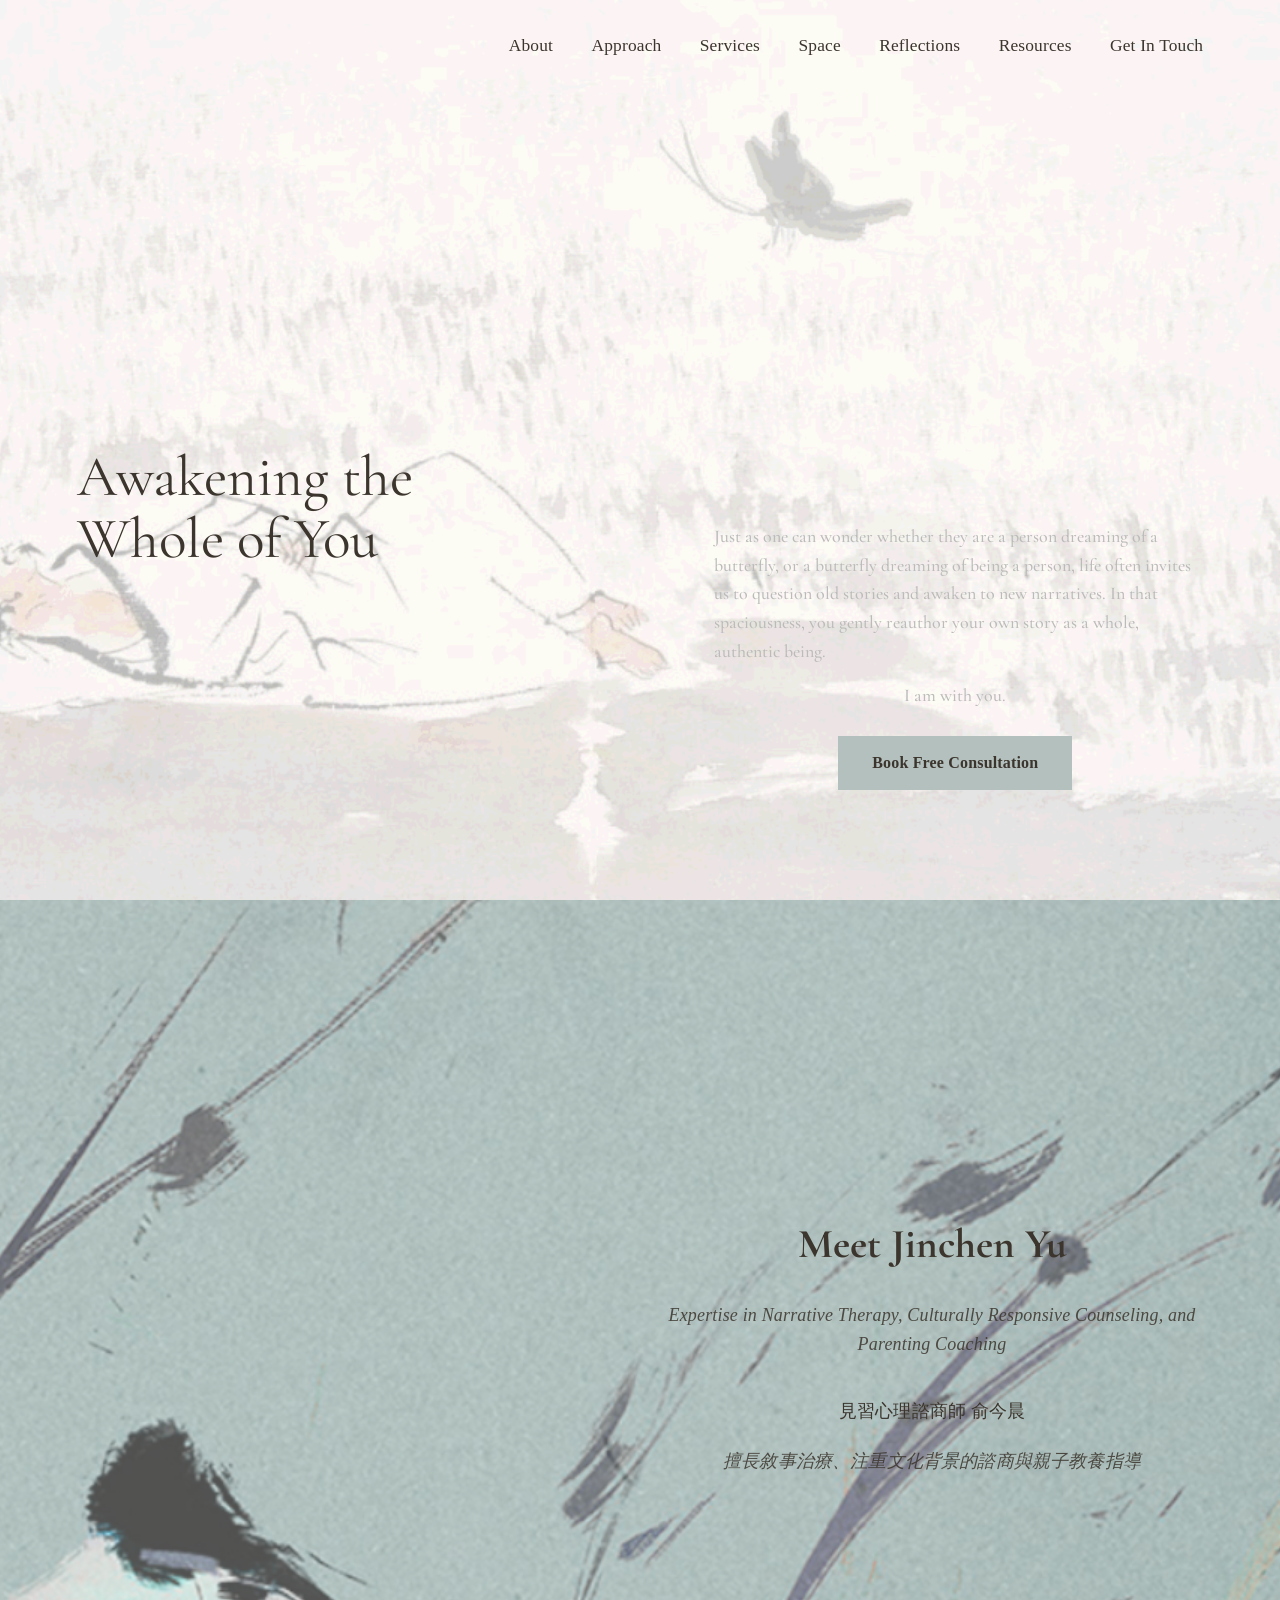
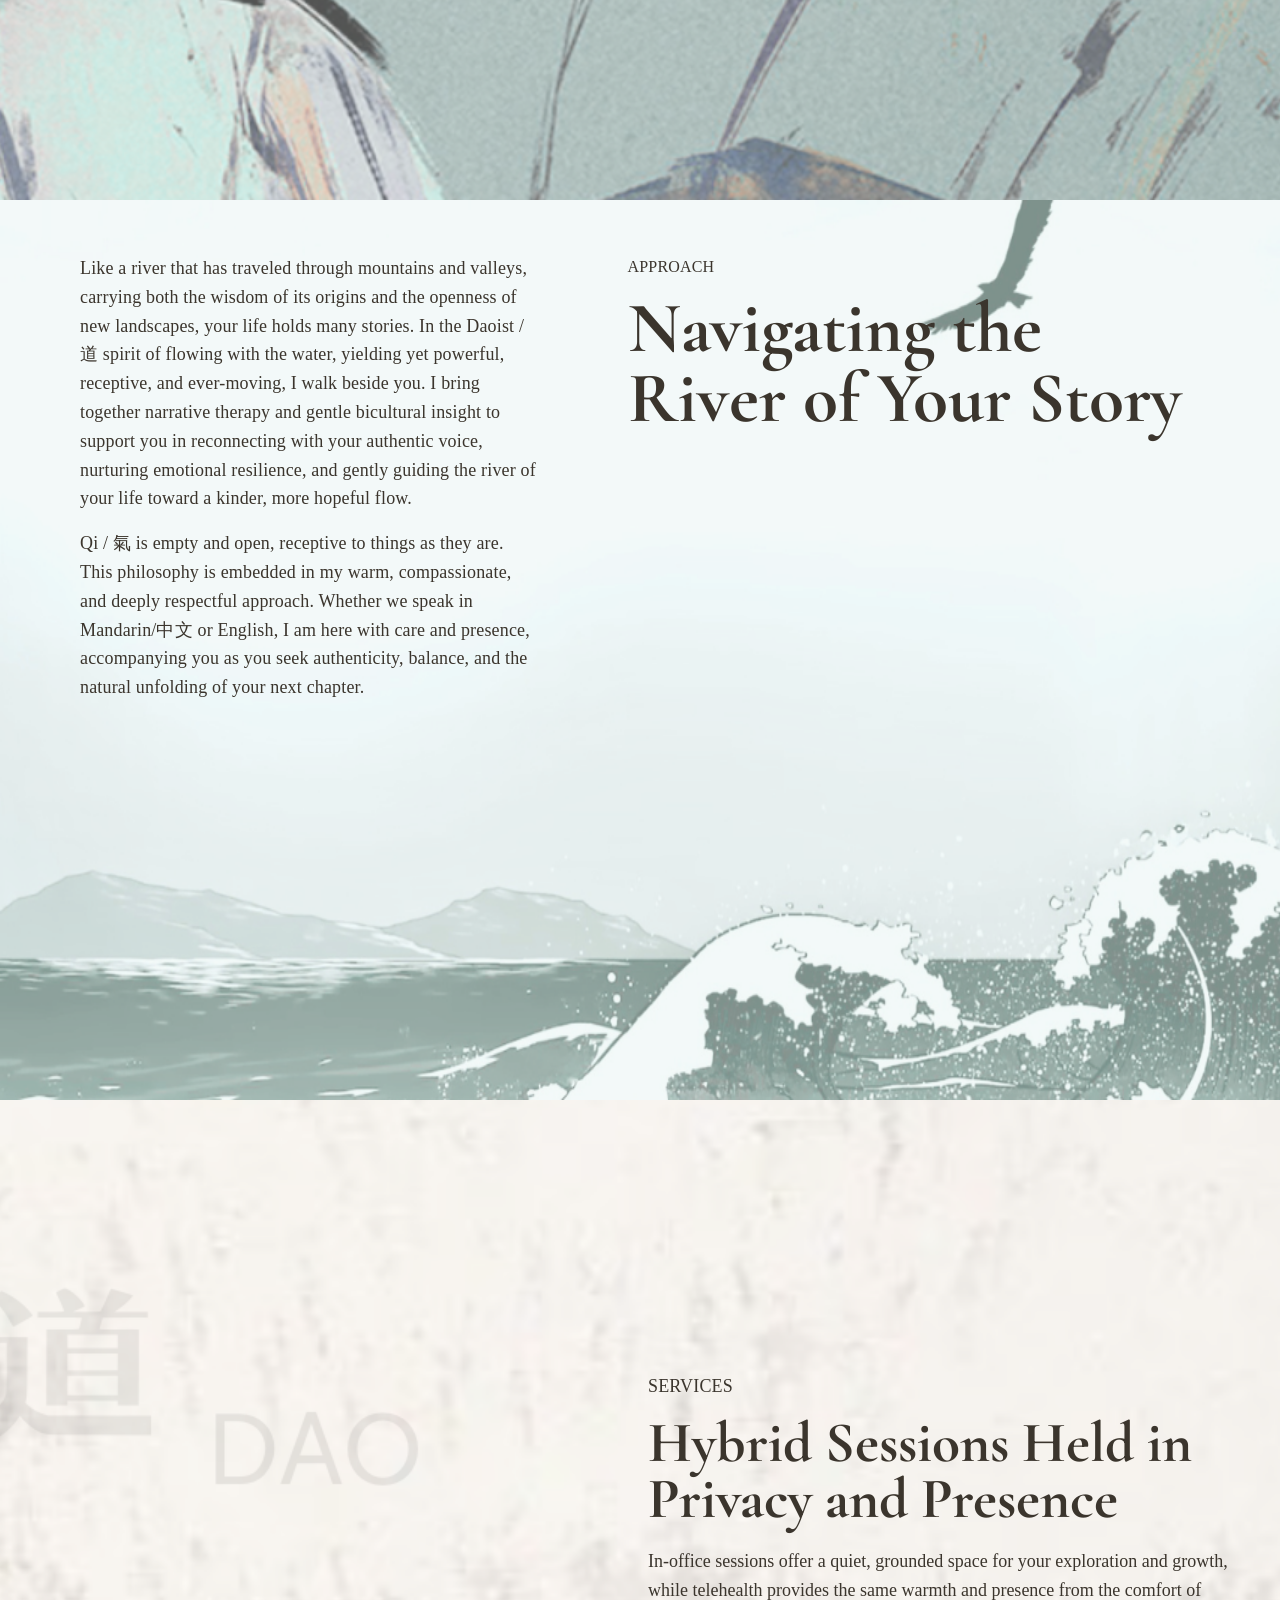
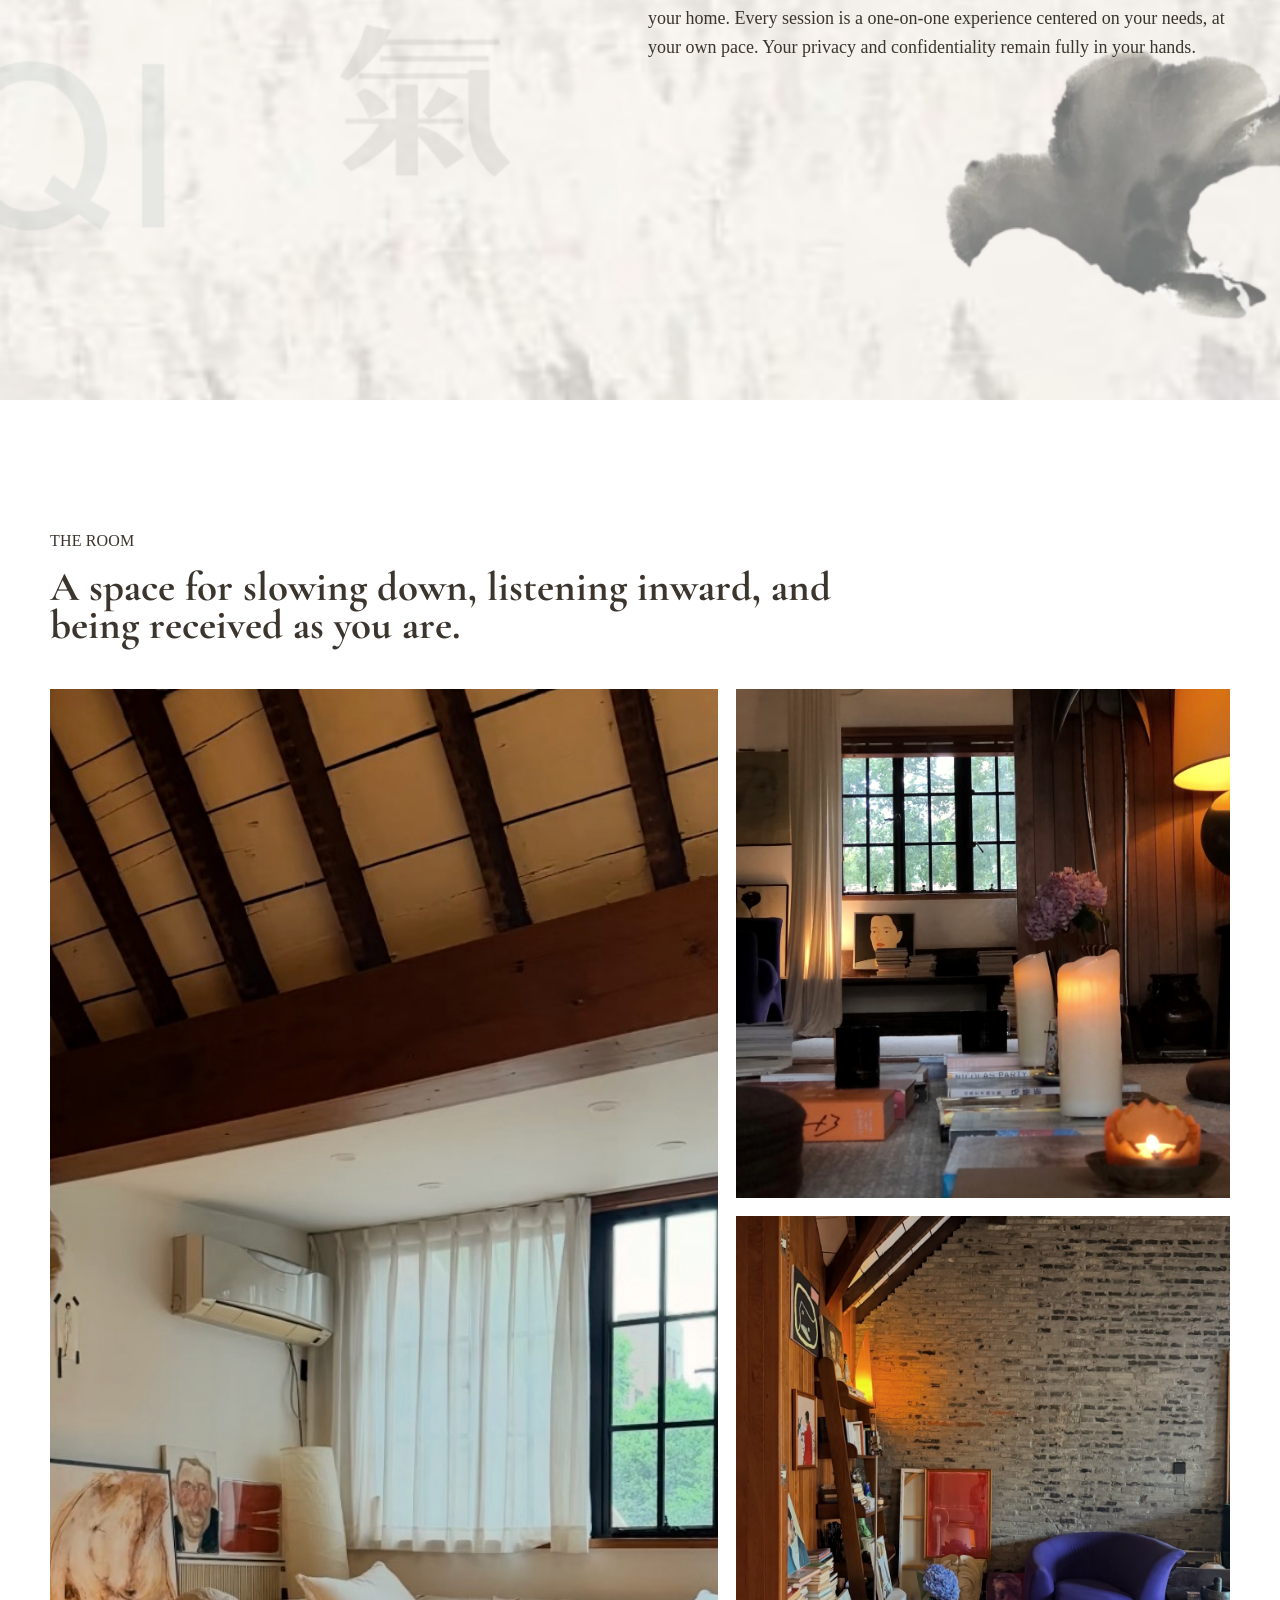
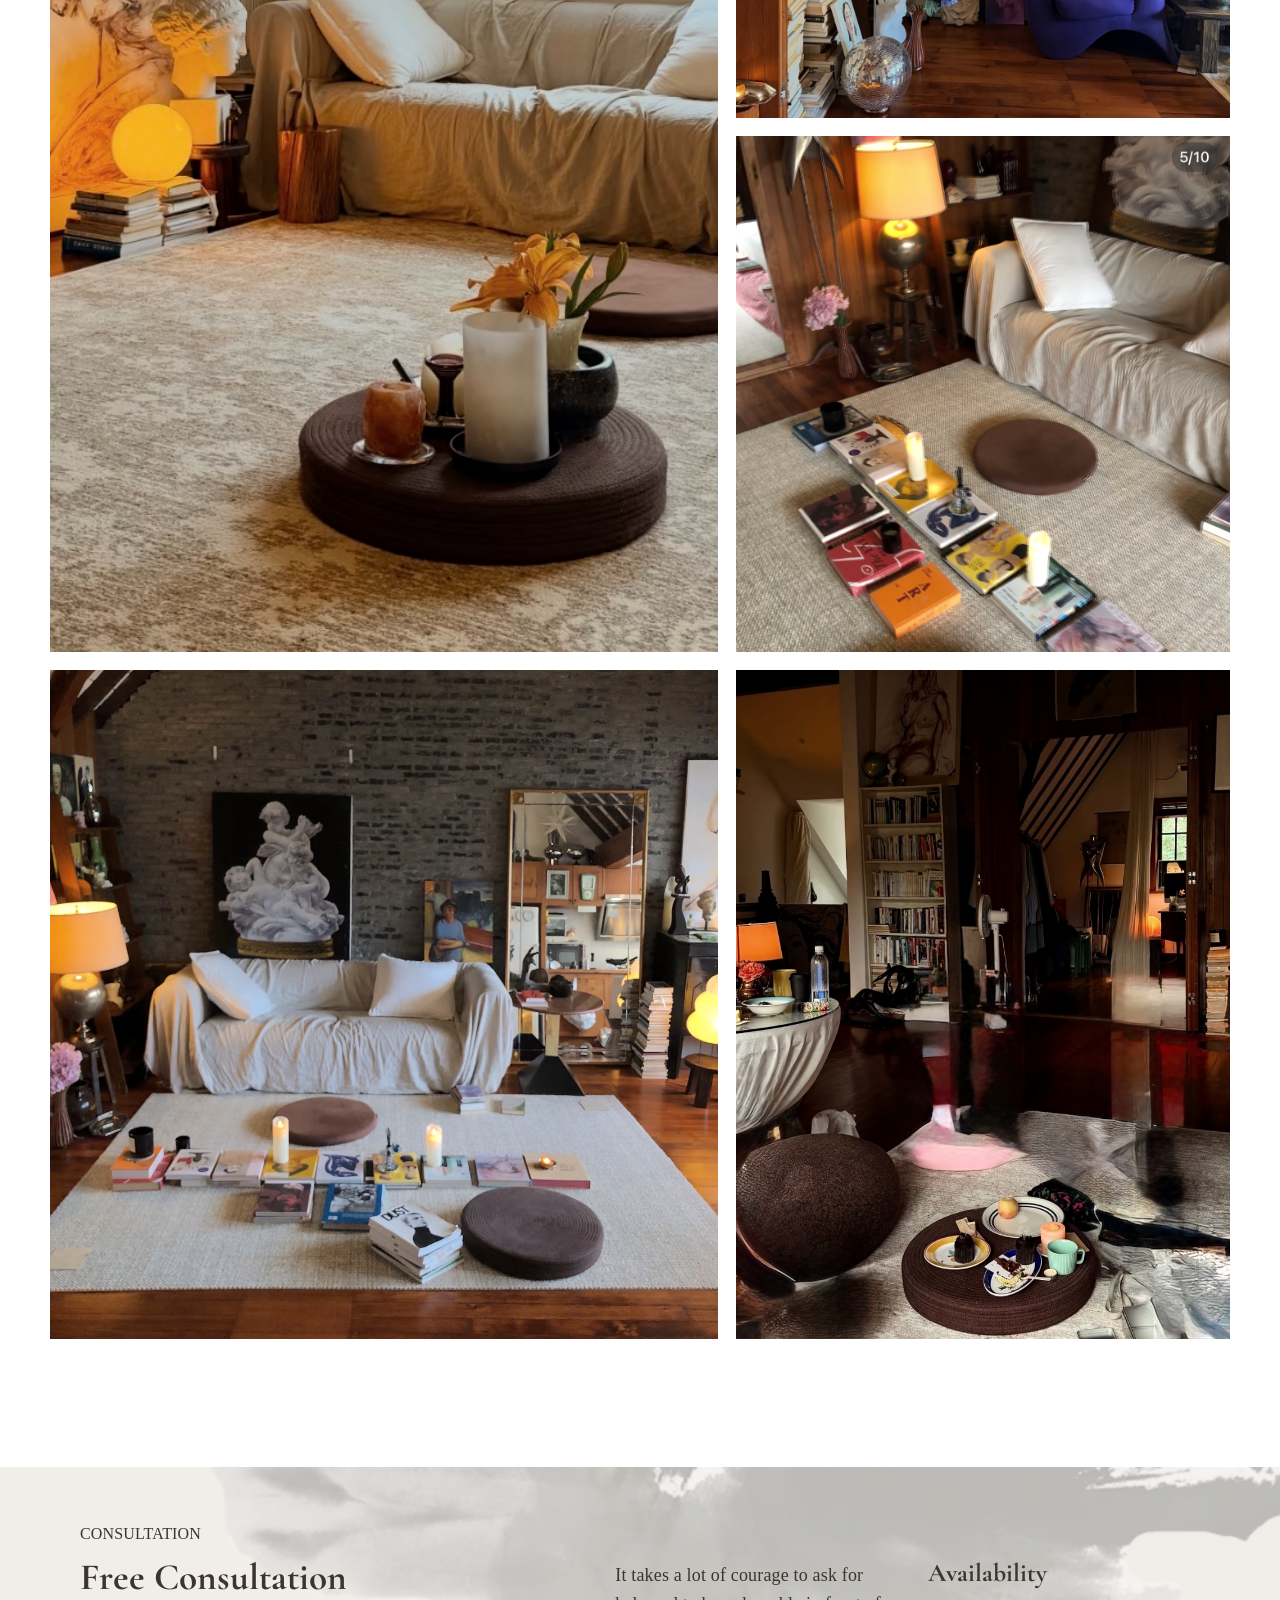
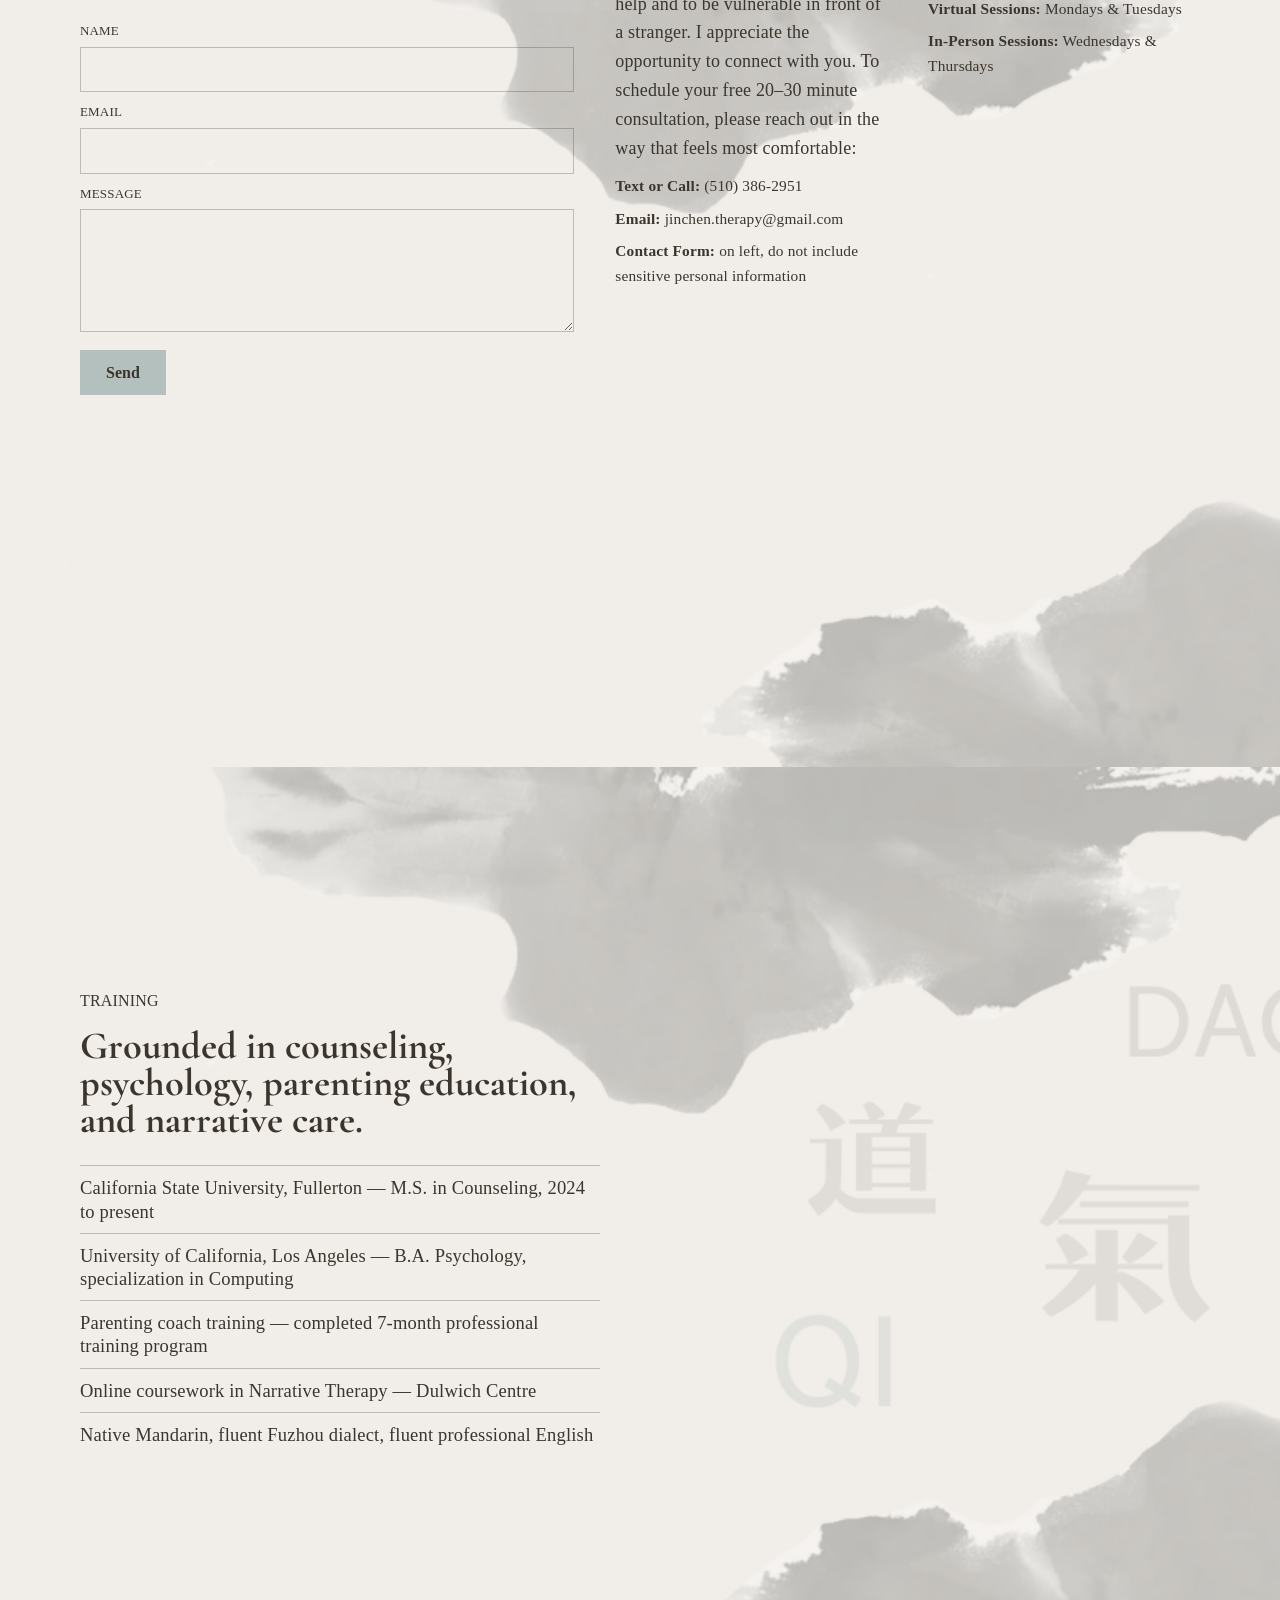
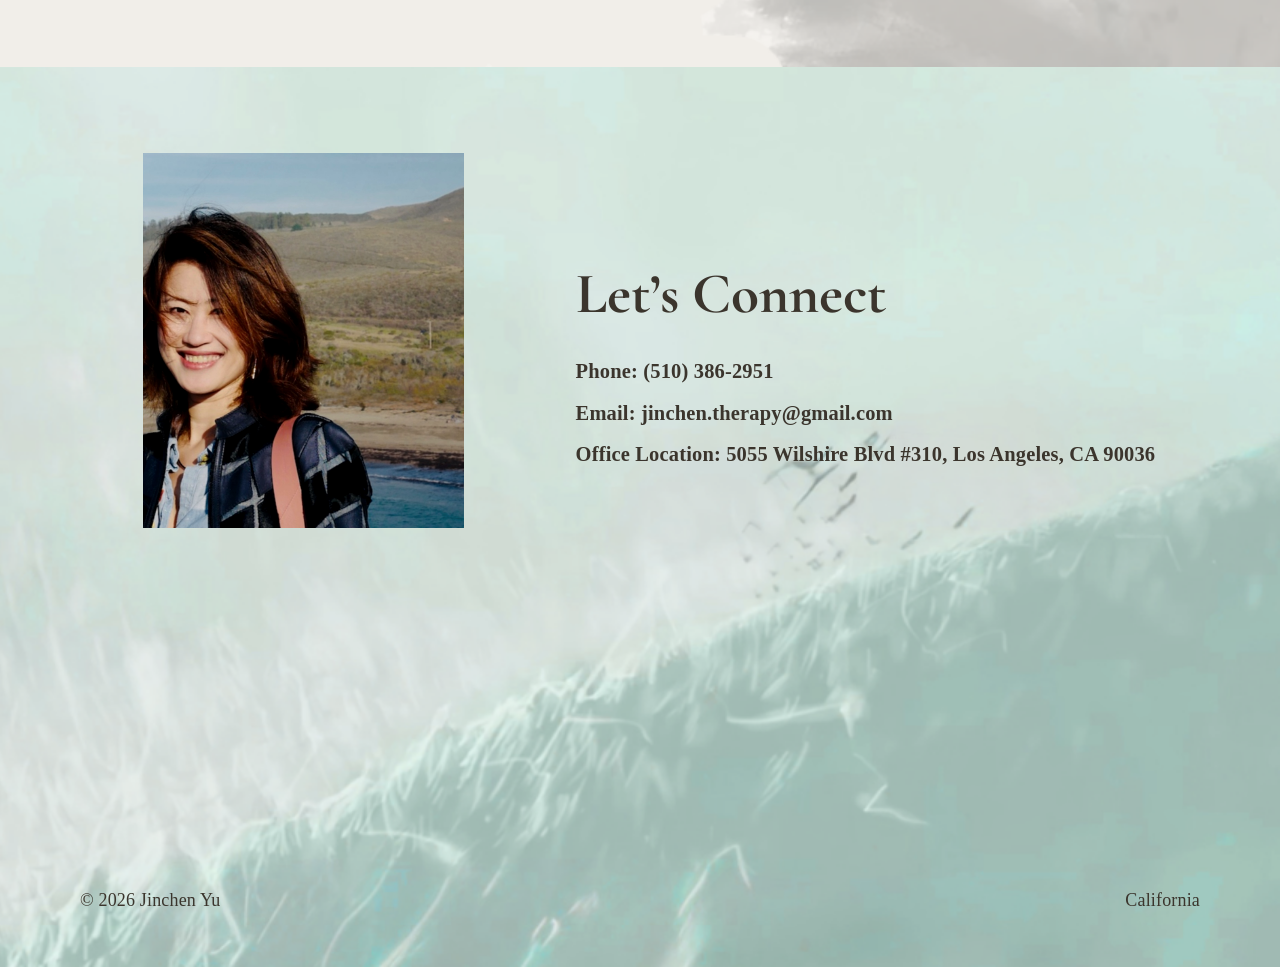
<file: index.html>
<!doctype html>
<html lang="en">
  <head>
    <meta charset="utf-8">
    <meta name="viewport" content="width=device-width, initial-scale=1">
    <meta name="referrer" content="strict-origin-when-cross-origin">
    <title>Jinchen Yu | Mental Health Counselor-in-Training</title>
    <meta
      name="description"
      content="Jinchen Yu offers narrative-informed counseling support, parenting coaching, and bilingual Mandarin/English care in Los Angeles."
    >
    <link rel="icon" type="image/png" href="assets/favicon.png?v=2">
    <link rel="apple-touch-icon" href="assets/favicon.png?v=2">
    <link rel="stylesheet" href="styles.css?v=133">
    <style>
      .about-layout {
        display: grid;
        grid-template-columns: 1fr 1fr;
        gap: 48px;
        align-items: stretch;
        max-width: 1200px;
        margin: 0 auto;
      }
      .about-video-wrap {
        position: relative;
        width: 100%;
        aspect-ratio: 4 / 3;
      }
      .about-video-wrap iframe {
        position: absolute;
        inset: 0;
        width: 100%;
        height: 100%;
        border-radius: 8px;
      }
      .about-copy {
        display: flex;
        flex-direction: column;
        justify-content: center;
        align-items: center;
        text-align: center;
        min-height: 100%;
      }
      .about-copy h2 {
        margin-top: 0;
        margin-bottom: 0.4em;
        text-align: center;
      }
      .about-copy .english-block,
      .about-copy .chinese-block {
        margin-bottom: 1.2em;
      }
      .about-copy .english-block:last-child,
      .about-copy .chinese-block:last-child {
        margin-bottom: 0;
      }
      .about-copy .chinese-name {
        text-align: center;
        font-size: 1.05em;
        line-height: 1.6;
        margin-bottom: 0.4em;
      }
      .about-copy .expertise-line {
        font-style: italic;
        opacity: 0.85;
        text-align: center;
        margin-bottom: 0.4em;
        line-height: 1.6;
      }
      .about-copy .expertise-line:last-of-type {
        margin-bottom: 0;
      }
      @media (max-width: 768px) {
        .about-layout {
          grid-template-columns: 1fr;
          gap: 32px;
        }
      }
    </style>
  </head>
  <body>
    <header class="site-header">
      <nav class="site-nav" aria-label="Primary navigation">
        <a href="#about">About</a>
        <a href="#approach">Approach</a>
        <a href="#support">Services</a>
        <a href="#space">Space</a>
        <a href="testimonials.html">Reflections</a>
        <a href="resources.html">Resources</a>
        <a href="#contact">Get In Touch</a>
      </nav>
    </header>

    <main id="home">
      <section class="hero" aria-label="Warm therapy room with sofa, books, candles, and art">
        <div class="hero-copy">
          <h1>Awakening the<br>Whole of You</h1>
          <div class="hero-body">
            <p>
              Just as one can wonder whether they are a person dreaming of a butterfly,
              or a butterfly dreaming of being a person, life often invites us to question
              old stories and awaken to new narratives. In that spaciousness, you gently
              reauthor your own story as a whole, authentic being.
            </p>
            <p>I am with you.</p>
            <a class="primary-button" href="#consultation">Book Free Consultation</a>
          </div>
        </div>
      </section>

      <section id="about" class="about-section">
        <div class="about-layout">
          <div class="about-video-wrap">
            <iframe 
              width="100%" 
              height="100%" 
              src="https://www.youtube.com/embed/sQxqkKIIiUY" 
              title="Jinchen Yu - Therapy Space" 
              frameborder="0" 
              allow="accelerometer; autoplay; clipboard-write; encrypted-media; gyroscope; picture-in-picture; web-share" 
              referrerpolicy="strict-origin-when-cross-origin"
              allowfullscreen>
            </iframe>
          </div>
          <div class="about-copy">
            <h2>Meet Jinchen Yu</h2>
            <div class="english-block">
              <p class="expertise-line">Expertise in Narrative Therapy, Culturally Responsive Counseling, and Parenting Coaching</p>
            </div>
            <div class="chinese-block">
              <p class="chinese-name">見習心理諮商師 俞今晨</p>
              <p class="expertise-line">擅長敘事治療、注重文化背景的諮商與親子教養指導</p>
            </div>
          </div>
        </div>
      </section>

      <section id="approach" class="intro-section approach-section">
        <div>
          <p class="section-label">Approach</p>
          <h2>Navigating the River of Your Story</h2>
        </div>
        <div class="intro-copy">
          <p>
            Like a river that has traveled through mountains and valleys, carrying both the
            wisdom of its origins and the openness of new landscapes, your life holds many
            stories. In the Daoist / 道 spirit of flowing with the water, yielding yet powerful,
            receptive, and ever-moving, I walk beside you. I bring together narrative therapy
            and gentle bicultural insight to support you in reconnecting with your authentic
            voice, nurturing emotional resilience, and gently guiding the river of your life
            toward a kinder, more hopeful flow.
          </p>
          <p>
            Qi / 氣 is empty and open, receptive to things as they are. This philosophy is
            embedded in my warm, compassionate, and deeply respectful approach. Whether we
            speak in Mandarin/中文 or English, I am here with care and presence, accompanying
            you as you seek authenticity, balance, and the natural unfolding of your next chapter.
          </p>
        </div>
      </section>

      <section id="support" class="support-section">
        <p class="section-label">Services</p>
        <h2>Hybrid Sessions Held in Privacy and Presence</h2>
        <div class="support-copy">
          <p>
            In-office sessions offer a quiet, grounded space for your exploration and growth,
            while telehealth provides the same warmth and presence from the comfort of your home.
            Every session is a one-on-one experience centered on your needs, at your own pace.
            Your privacy and confidentiality remain fully in your hands.
          </p>
        </div>
      </section>

      <section id="space" class="space-section">
        <div class="space-copy">
          <p class="section-label">The room</p>
          <h2>A space for slowing down, listening inward, and being received as you are.</h2>
        </div>
        <div class="gallery-grid" aria-label="Therapy room photo gallery">
          <figure class="gallery-large">
            <img src="assets/therapy-room-window.jpg" alt="Warm therapy room with sofa, windows, books, and soft lighting">
          </figure>
          <figure>
            <img src="assets/therapy-room-candles.jpg" alt="Candles, books, flowers, and warm lamp light in the therapy room">
          </figure>
          <figure>
            <img src="assets/therapy-room-chair.jpg" alt="Purple chair, art, books, brick wall, and warm light in the room">
          </figure>
          <figure>
            <img src="assets/therapy-room-books.jpg" alt="Books, cushions, candles, and sofa arranged for a reflective group space">
          </figure>
          <figure>
            <img src="assets/therapy-room-sofa.jpg" alt="Sofa, cushions, books, candles, and art arranged in the therapy room">
          </figure>
          <figure>
            <img src="assets/therapy-room-dining-light.jpg" alt="Warm therapy room with books, lamps, art, and a low table in soft light">
          </figure>
        </div>
      </section>

      <section id="consultation" class="reflection-section">
        <p class="section-label">Consultation</p>
        <div class="reflection-grid">
          <div class="consultation-heading">
            <h2>Free Consultation</h2>
            <form class="contact-form" action="mailto:jinchen.therapy@gmail.com" method="post" enctype="text/plain">
              <label>
                Name
                <input type="text" name="Name" autocomplete="name" required>
              </label>
              <label>
                Email
                <input type="email" name="Email" autocomplete="email" required>
              </label>
              <label>
                Message
                <textarea name="Message" rows="4" required></textarea>
              </label>
              <button type="submit">Send</button>
            </form>
          </div>
          <div class="consultation-copy">
            <p>
              It takes a lot of courage to ask for help and to be vulnerable in front of a
              stranger. I appreciate the opportunity to connect with you. To schedule your
              free 20–30 minute consultation, please reach out in the way that feels most
              comfortable:
            </p>
            <ul class="consultation-list">
              <li><strong>Text or Call:</strong> <a href="tel:+15103862951">(510) 386-2951</a></li>
              <li><strong>Email:</strong> <a href="mailto:jinchen.therapy@gmail.com">jinchen.therapy@gmail.com</a></li>
              <li><strong>Contact Form:</strong> on left, do not include sensitive personal information</li>
            </ul>
          </div>
          <div class="consultation-copy">
            <h3>Availability</h3>
            <ul class="consultation-list">
              <li><strong>Virtual Sessions:</strong> Mondays &amp; Tuesdays</li>
              <li><strong>In-Person Sessions:</strong> Wednesdays &amp; Thursdays</li>
            </ul>
          </div>
        </div>
      </section>

      <section class="training-section">
        <p class="section-label">Training</p>
        <h2>Grounded in counseling, psychology, parenting education, and narrative care.</h2>
        <ul class="credential-list">
          <li>California State University, Fullerton — M.S. in Counseling, 2024 to present</li>
          <li>University of California, Los Angeles — B.A. Psychology, specialization in Computing</li>
          <li>Parenting coach training — completed 7-month professional training program</li>
          <li>Online coursework in Narrative Therapy — Dulwich Centre</li>
          <li>Native Mandarin, fluent Fuzhou dialect, fluent professional English</li>
        </ul>
      </section>

      <section id="contact" class="contact-section">
        <div class="contact-copy">
          <h3>Let’s Connect</h3>
          <p><strong>Phone:</strong> <a href="tel:+15103862951">(510) 386-2951</a></p>
          <p><strong>Email:</strong> <a href="mailto:jinchen.therapy@gmail.com">jinchen.therapy@gmail.com</a></p>
          <p><strong>Office Location:</strong> 5055 Wilshire Blvd #310, Los Angeles, CA 90036</p>
        </div>
        <figure class="contact-photo">
          <img src="assets/jinchen-let-connect.jpg" alt="Portrait of Jinchen Yu smiling outdoors by the coast">
        </figure>
        <footer class="site-footer">
          <p>© 2026 Jinchen Yu</p>
          <p>California</p>
        </footer>
      </section>
    </main>
  </body>
</html>
</file>
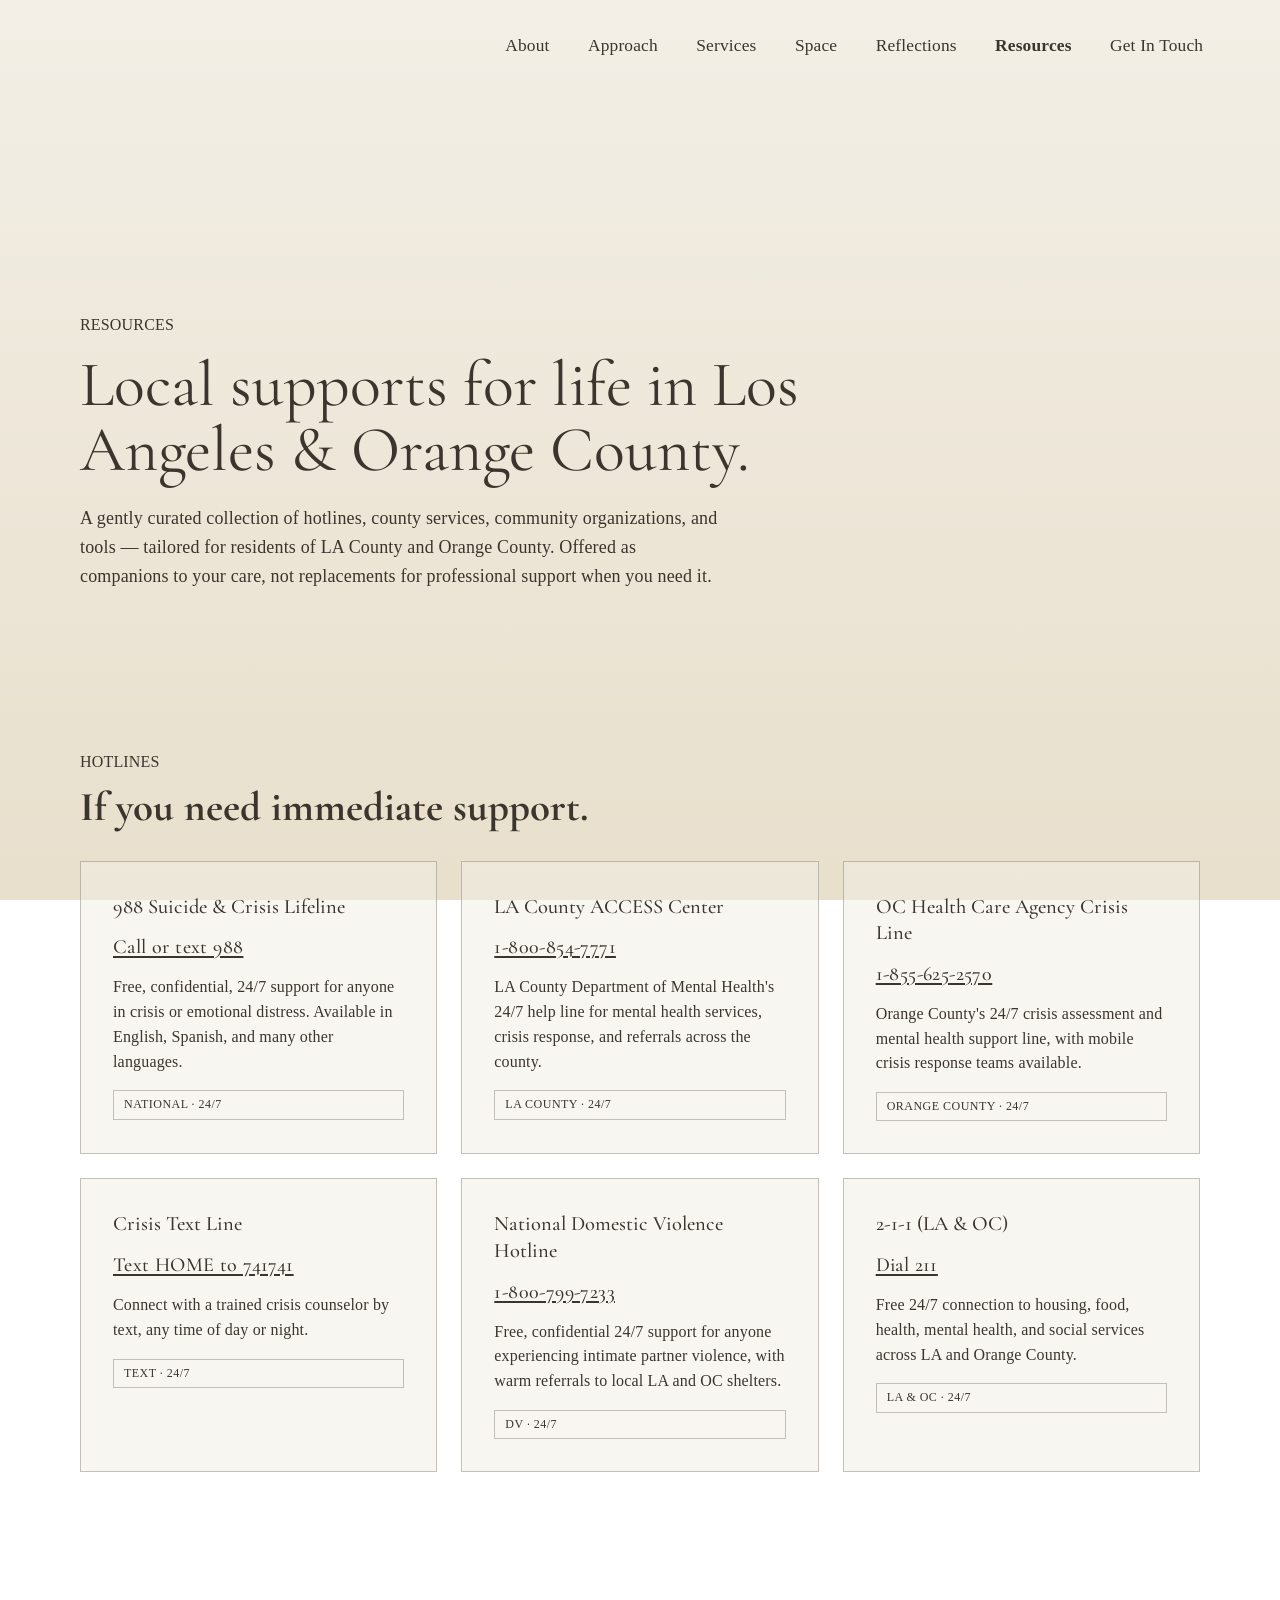
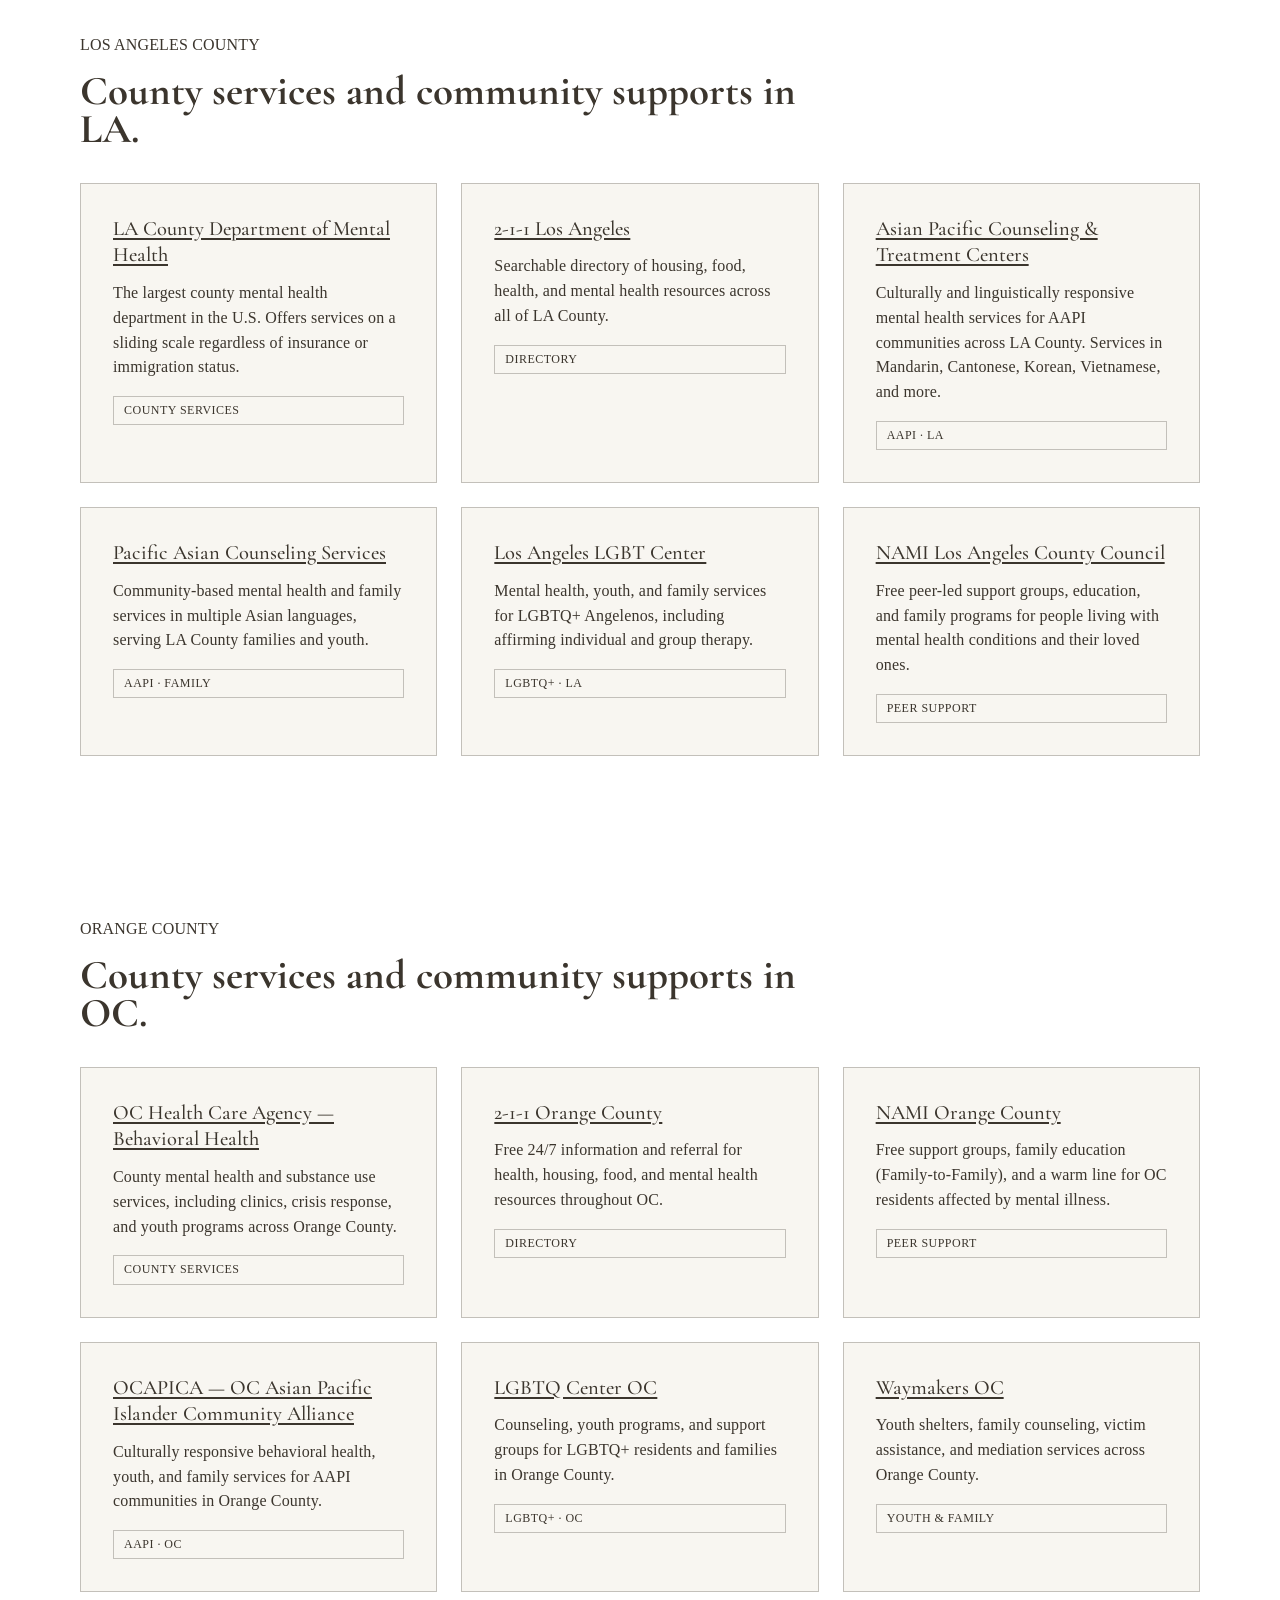
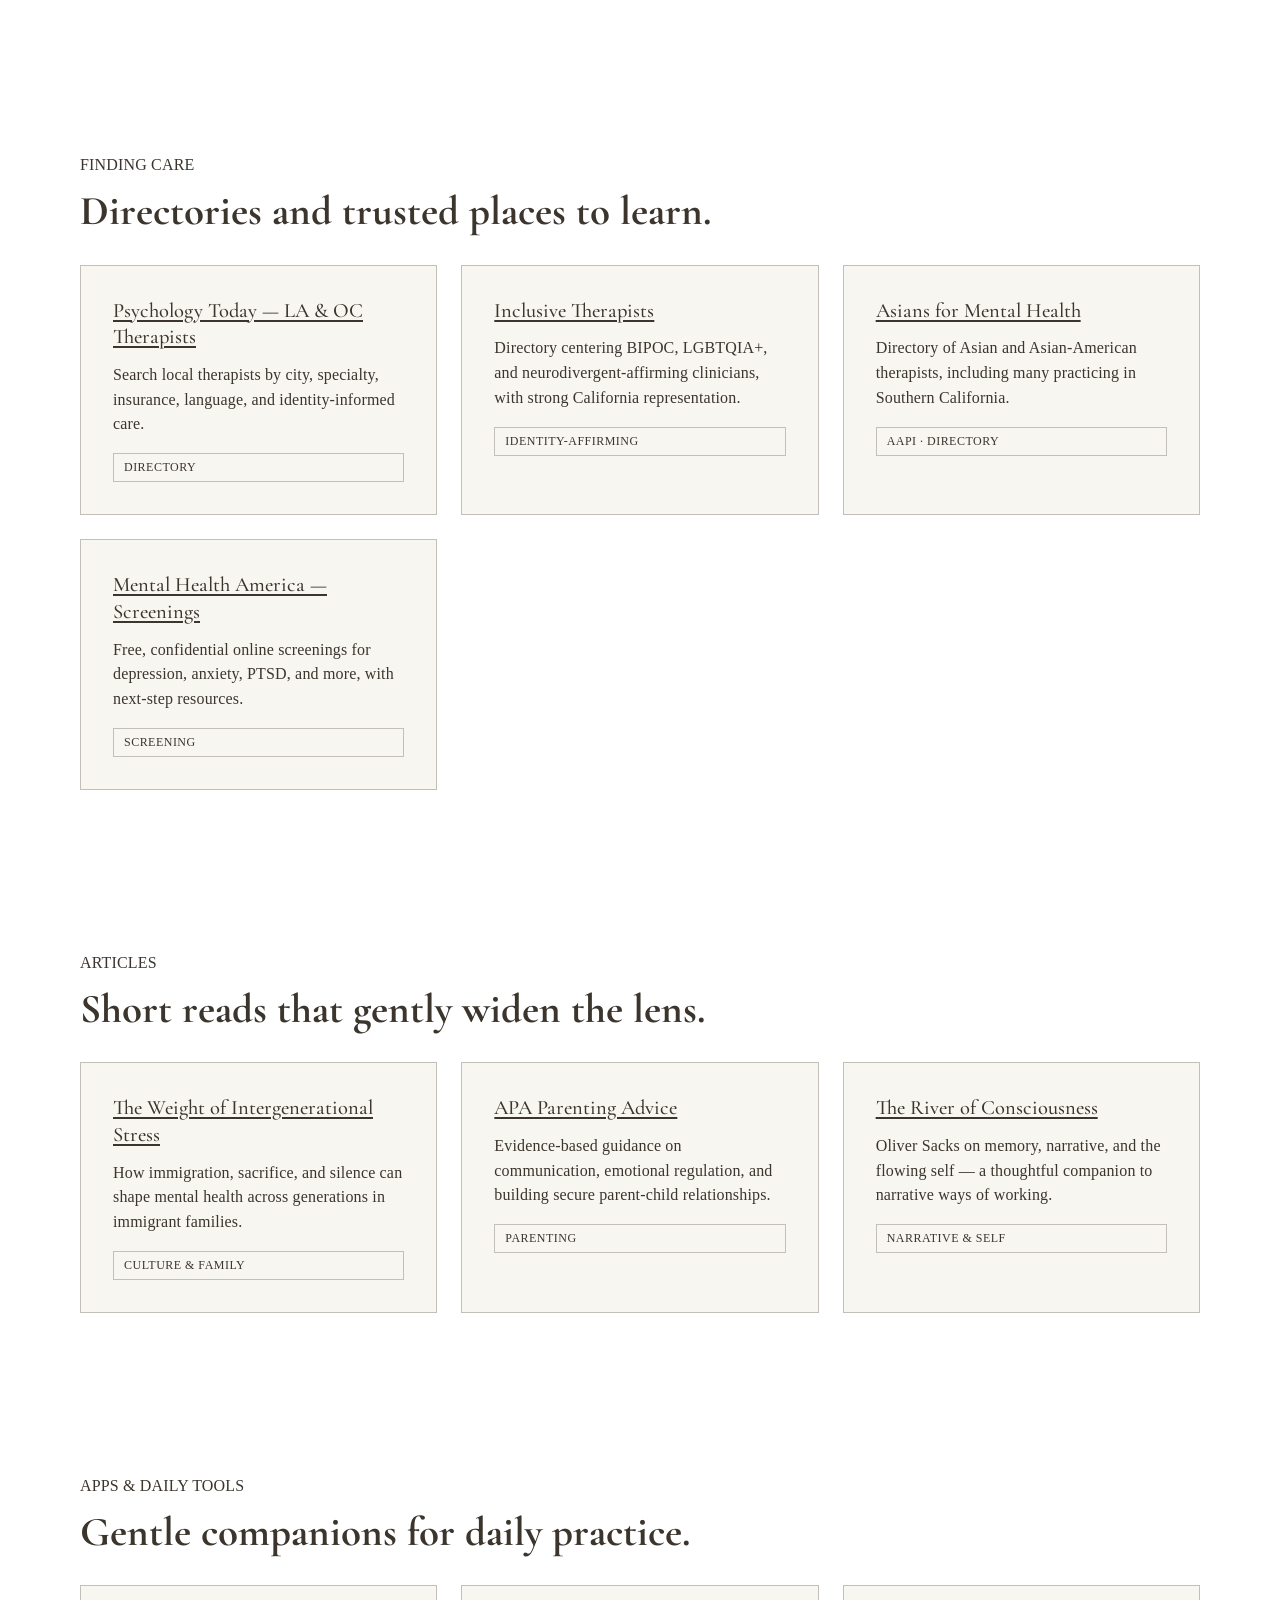
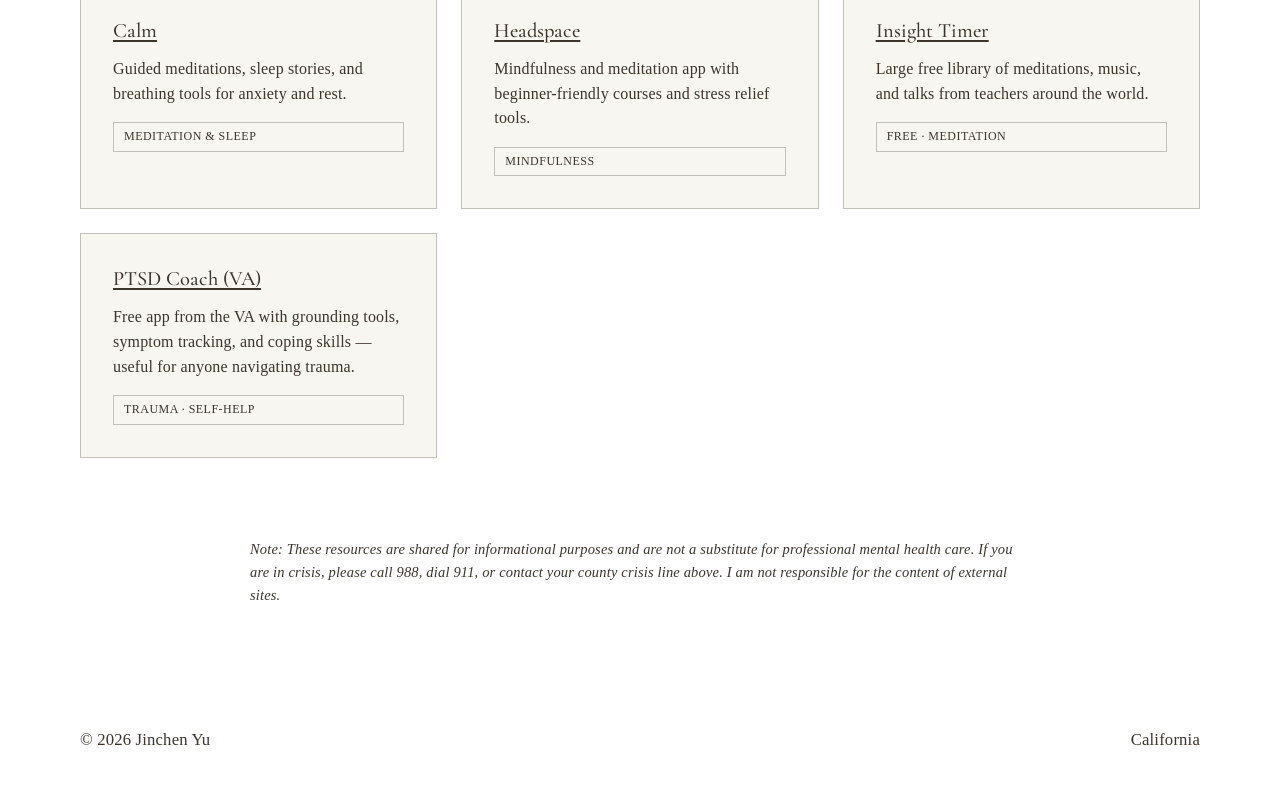
<file: resources.html>
<!doctype html>
<html lang="en">
  <head>
    <meta charset="utf-8">
    <meta name="viewport" content="width=device-width, initial-scale=1">
    <title>Resources | Jinchen Yu Therapy</title>
    <meta
      name="description"
      content="Helpful mental health resources, hotlines, articles, community supports, and tools for clients and the wider community served by Jinchen Yu."
    >
    <link rel="icon" type="image/png" href="assets/favicon.png?v=2">
    <link rel="apple-touch-icon" href="assets/favicon.png?v=2">
    <link rel="stylesheet" href="styles.css?v=132">
    <style>
      /* Page-scoped styles for the Resources page. Kept here so styles.css
         doesn't need editing. Uses existing design tokens. */
      body.resources-page {
        background: linear-gradient(#f3efe6, #e8dfcc) center center / cover fixed;
      }
      .resources-hero {
        width: min(1120px, calc(100% - 40px));
        margin: 0 auto;
        padding: clamp(140px, 18vw, 220px) 0 clamp(30px, 5vw, 60px);
      }
      .resources-hero h1 {
        max-width: 900px;
        font-weight: 400;
        font-size: clamp(2.4rem, 5vw, 4.4rem);
        line-height: 1.02;
      }
      .resources-hero .lede {
        max-width: 640px;
        margin-top: 22px;
        color: var(--muted);
        font-size: 18px;
        line-height: 1.6;
      }
      .resources-section {
        width: min(1120px, calc(100% - 40px));
        margin: 0 auto;
        padding: clamp(50px, 7vw, 80px) 0;
      }
      .resources-section h2 {
        max-width: 720px;
        margin: 12px 0 34px;
        font-size: clamp(1.8rem, 3.2vw, 2.8rem);
      }
      .resources-grid {
        display: grid;
        grid-template-columns: repeat(auto-fit, minmax(280px, 1fr));
        gap: 24px;
      }
      .resource-card {
        margin: 0;
        padding: clamp(22px, 3vw, 32px);
        border: 1px solid var(--line);
        background: rgba(243, 239, 230, 0.55);
        display: flex;
        flex-direction: column;
        gap: 12px;
      }
      .resource-card h3 {
        margin: 0;
        font-family: var(--heading-font);
        font-weight: 500;
        font-size: clamp(1.15rem, 1.6vw, 1.4rem);
        line-height: 1.3;
      }
      .resource-card p {
        margin: 0;
        color: var(--muted);
        font-size: 16px;
        line-height: 1.55;
      }
      .resource-card a {
        color: var(--ink);
        text-decoration: underline;
        text-underline-offset: 3px;
        font-weight: 500;
      }
      .resource-card a:hover {
        color: var(--muted);
      }
      .resource-card .resource-tag {
        display: inline-block;
        margin-top: 4px;
        padding: 4px 10px;
        border: 1px solid var(--line);
        color: var(--muted);
        font-size: 12px;
        letter-spacing: 0.04em;
        text-transform: uppercase;
      }
      .hotline-card h3 a {
        text-decoration: none;
      }
      .hotline-card .phone {
        font-family: var(--heading-font);
        font-size: 1.25rem;
        letter-spacing: 0.02em;
      }
      .disclaimer {
        width: min(1120px, calc(100% - 40px));
        margin: 0 auto;
        padding: 0 0 clamp(80px, 10vw, 120px);
        max-width: 780px;
        color: var(--muted);
        font-style: italic;
        font-size: 14.5px;
      }
      .site-header.resources-header {
        position: relative;
        color: var(--ink);
      }
      @media (max-width: 700px) {
        .resources-grid { grid-template-columns: 1fr; }
      }
    </style>
  </head>
  <body class="resources-page">
    <header class="site-header resources-header">
      <nav class="site-nav" aria-label="Primary navigation">
        <a href="index.html#about">About</a>
        <a href="index.html#approach">Approach</a>
        <a href="index.html#support">Services</a>
        <a href="index.html#space">Space</a>
        <a href="testimonials.html">Reflections</a>
        <a href="resources.html" aria-current="page"><strong>Resources</strong></a>
        <a href="index.html#contact">Get In Touch</a>
      </nav>
    </header>

    <main>
      <section class="resources-hero" aria-label="Resources introduction">
        <p class="section-label">Resources</p>
        <h1>Local supports for life in Los Angeles &amp; Orange County.</h1>
        <p class="lede">
          A gently curated collection of hotlines, county services, community
          organizations, and tools — tailored for residents of LA County and
          Orange County. Offered as companions to your care, not replacements
          for professional support when you need it.
        </p>
      </section>

      <section class="resources-section" aria-labelledby="hotlines-heading">
        <p class="section-label">Hotlines</p>
        <h2 id="hotlines-heading">If you need immediate support.</h2>
        <div class="resources-grid">
          <article class="resource-card hotline-card">
            <h3><a href="tel:988">988 Suicide &amp; Crisis Lifeline</a></h3>
            <p class="phone"><a href="tel:988">Call or text 988</a></p>
            <p>Free, confidential, 24/7 support for anyone in crisis or emotional distress. Available in English, Spanish, and many other languages.</p>
            <span class="resource-tag">National · 24/7</span>
          </article>
          <article class="resource-card hotline-card">
            <h3><a href="tel:+18008547771">LA County ACCESS Center</a></h3>
            <p class="phone"><a href="tel:+18008547771">1-800-854-7771</a></p>
            <p>LA County Department of Mental Health's 24/7 help line for mental health services, crisis response, and referrals across the county.</p>
            <span class="resource-tag">LA County · 24/7</span>
          </article>
          <article class="resource-card hotline-card">
            <h3><a href="tel:+18556252570">OC Health Care Agency Crisis Line</a></h3>
            <p class="phone"><a href="tel:+18556252570">1-855-625-2570</a></p>
            <p>Orange County's 24/7 crisis assessment and mental health support line, with mobile crisis response teams available.</p>
            <span class="resource-tag">Orange County · 24/7</span>
          </article>
          <article class="resource-card hotline-card">
            <h3><a href="sms:741741?body=HOME">Crisis Text Line</a></h3>
            <p class="phone"><a href="sms:741741?body=HOME">Text HOME to 741741</a></p>
            <p>Connect with a trained crisis counselor by text, any time of day or night.</p>
            <span class="resource-tag">Text · 24/7</span>
          </article>
          <article class="resource-card hotline-card">
            <h3><a href="tel:+18007997233">National Domestic Violence Hotline</a></h3>
            <p class="phone"><a href="tel:+18007997233">1-800-799-7233</a></p>
            <p>Free, confidential 24/7 support for anyone experiencing intimate partner violence, with warm referrals to local LA and OC shelters.</p>
            <span class="resource-tag">DV · 24/7</span>
          </article>
          <article class="resource-card hotline-card">
            <h3><a href="tel:211">2-1-1 (LA &amp; OC)</a></h3>
            <p class="phone"><a href="tel:211">Dial 211</a></p>
            <p>Free 24/7 connection to housing, food, health, mental health, and social services across LA and Orange County.</p>
            <span class="resource-tag">LA &amp; OC · 24/7</span>
          </article>
        </div>
      </section>

      <section class="resources-section" aria-labelledby="la-heading">
        <p class="section-label">Los Angeles County</p>
        <h2 id="la-heading">County services and community supports in LA.</h2>
        <div class="resources-grid">
          <article class="resource-card">
            <h3><a href="https://dmh.lacounty.gov/" target="_blank" rel="noopener noreferrer">LA County Department of Mental Health</a></h3>
            <p>The largest county mental health department in the U.S. Offers services on a sliding scale regardless of insurance or immigration status.</p>
            <span class="resource-tag">County services</span>
          </article>
          <article class="resource-card">
            <h3><a href="https://www.211la.org/" target="_blank" rel="noopener noreferrer">2-1-1 Los Angeles</a></h3>
            <p>Searchable directory of housing, food, health, and mental health resources across all of LA County.</p>
            <span class="resource-tag">Directory</span>
          </article>
          <article class="resource-card">
            <h3><a href="https://www.apctc.org/" target="_blank" rel="noopener noreferrer">Asian Pacific Counseling &amp; Treatment Centers</a></h3>
            <p>Culturally and linguistically responsive mental health services for AAPI communities across LA County. Services in Mandarin, Cantonese, Korean, Vietnamese, and more.</p>
            <span class="resource-tag">AAPI · LA</span>
          </article>
          <article class="resource-card">
            <h3><a href="https://pacsla.org/" target="_blank" rel="noopener noreferrer">Pacific Asian Counseling Services</a></h3>
            <p>Community-based mental health and family services in multiple Asian languages, serving LA County families and youth.</p>
            <span class="resource-tag">AAPI · Family</span>
          </article>
          <article class="resource-card">
            <h3><a href="https://www.lalgbtcenter.org/" target="_blank" rel="noopener noreferrer">Los Angeles LGBT Center</a></h3>
            <p>Mental health, youth, and family services for LGBTQ+ Angelenos, including affirming individual and group therapy.</p>
            <span class="resource-tag">LGBTQ+ · LA</span>
          </article>
          <article class="resource-card">
            <h3><a href="https://namilacountycouncil.org/" target="_blank" rel="noopener noreferrer">NAMI Los Angeles County Council</a></h3>
            <p>Free peer-led support groups, education, and family programs for people living with mental health conditions and their loved ones.</p>
            <span class="resource-tag">Peer support</span>
          </article>
        </div>
      </section>

      <section class="resources-section" aria-labelledby="oc-heading">
        <p class="section-label">Orange County</p>
        <h2 id="oc-heading">County services and community supports in OC.</h2>
        <div class="resources-grid">
          <article class="resource-card">
            <h3><a href="https://www.ochealthinfo.com/bhs" target="_blank" rel="noopener noreferrer">OC Health Care Agency — Behavioral Health</a></h3>
            <p>County mental health and substance use services, including clinics, crisis response, and youth programs across Orange County.</p>
            <span class="resource-tag">County services</span>
          </article>
          <article class="resource-card">
            <h3><a href="https://www.211oc.org/" target="_blank" rel="noopener noreferrer">2-1-1 Orange County</a></h3>
            <p>Free 24/7 information and referral for health, housing, food, and mental health resources throughout OC.</p>
            <span class="resource-tag">Directory</span>
          </article>
          <article class="resource-card">
            <h3><a href="https://www.namioc.org/" target="_blank" rel="noopener noreferrer">NAMI Orange County</a></h3>
            <p>Free support groups, family education (Family-to-Family), and a warm line for OC residents affected by mental illness.</p>
            <span class="resource-tag">Peer support</span>
          </article>
          <article class="resource-card">
            <h3><a href="https://www.ocapica.org/" target="_blank" rel="noopener noreferrer">OCAPICA — OC Asian Pacific Islander Community Alliance</a></h3>
            <p>Culturally responsive behavioral health, youth, and family services for AAPI communities in Orange County.</p>
            <span class="resource-tag">AAPI · OC</span>
          </article>
          <article class="resource-card">
            <h3><a href="https://www.lgbtqcenteroc.org/" target="_blank" rel="noopener noreferrer">LGBTQ Center OC</a></h3>
            <p>Counseling, youth programs, and support groups for LGBTQ+ residents and families in Orange County.</p>
            <span class="resource-tag">LGBTQ+ · OC</span>
          </article>
          <article class="resource-card">
            <h3><a href="https://www.waymakersoc.org/" target="_blank" rel="noopener noreferrer">Waymakers OC</a></h3>
            <p>Youth shelters, family counseling, victim assistance, and mediation services across Orange County.</p>
            <span class="resource-tag">Youth &amp; family</span>
          </article>
        </div>
      </section>

      <section class="resources-section" aria-labelledby="websites-heading">
        <p class="section-label">Finding Care</p>
        <h2 id="websites-heading">Directories and trusted places to learn.</h2>
        <div class="resources-grid">
          <article class="resource-card">
            <h3><a href="https://www.psychologytoday.com/us/therapists/ca/los-angeles" target="_blank" rel="noopener noreferrer">Psychology Today — LA &amp; OC Therapists</a></h3>
            <p>Search local therapists by city, specialty, insurance, language, and identity-informed care.</p>
            <span class="resource-tag">Directory</span>
          </article>
          <article class="resource-card">
            <h3><a href="https://www.inclusivetherapists.com/" target="_blank" rel="noopener noreferrer">Inclusive Therapists</a></h3>
            <p>Directory centering BIPOC, LGBTQIA+, and neurodivergent-affirming clinicians, with strong California representation.</p>
            <span class="resource-tag">Identity-affirming</span>
          </article>
          <article class="resource-card">
            <h3><a href="https://asiansformentalhealth.com/" target="_blank" rel="noopener noreferrer">Asians for Mental Health</a></h3>
            <p>Directory of Asian and Asian-American therapists, including many practicing in Southern California.</p>
            <span class="resource-tag">AAPI · Directory</span>
          </article>
          <article class="resource-card">
            <h3><a href="https://screening.mhanational.org/" target="_blank" rel="noopener noreferrer">Mental Health America — Screenings</a></h3>
            <p>Free, confidential online screenings for depression, anxiety, PTSD, and more, with next-step resources.</p>
            <span class="resource-tag">Screening</span>
          </article>
        </div>
      </section>

      <section class="resources-section" aria-labelledby="articles-heading">
        <p class="section-label">Articles</p>
        <h2 id="articles-heading">Short reads that gently widen the lens.</h2>
        <div class="resources-grid">
          <article class="resource-card">
            <h3><a href="https://www.nytimes.com/2021/04/29/well/family/immigrant-parents-children-mental-health.html" target="_blank" rel="noopener noreferrer">The Weight of Intergenerational Stress</a></h3>
            <p>How immigration, sacrifice, and silence can shape mental health across generations in immigrant families.</p>
            <span class="resource-tag">Culture &amp; family</span>
          </article>
          <article class="resource-card">
            <h3><a href="https://www.apa.org/topics/parenting/advice" target="_blank" rel="noopener noreferrer">APA Parenting Advice</a></h3>
            <p>Evidence-based guidance on communication, emotional regulation, and building secure parent-child relationships.</p>
            <span class="resource-tag">Parenting</span>
          </article>
          <article class="resource-card">
            <h3><a href="https://www.themarginalian.org/2017/02/23/the-river-of-consciousness-oliver-sacks/" target="_blank" rel="noopener noreferrer">The River of Consciousness</a></h3>
            <p>Oliver Sacks on memory, narrative, and the flowing self — a thoughtful companion to narrative ways of working.</p>
            <span class="resource-tag">Narrative &amp; self</span>
          </article>
        </div>
      </section>

      <section class="resources-section" aria-labelledby="apps-heading">
        <p class="section-label">Apps &amp; Daily Tools</p>
        <h2 id="apps-heading">Gentle companions for daily practice.</h2>
        <div class="resources-grid">
          <article class="resource-card">
            <h3><a href="https://www.calm.com/" target="_blank" rel="noopener noreferrer">Calm</a></h3>
            <p>Guided meditations, sleep stories, and breathing tools for anxiety and rest.</p>
            <span class="resource-tag">Meditation &amp; sleep</span>
          </article>
          <article class="resource-card">
            <h3><a href="https://www.headspace.com/" target="_blank" rel="noopener noreferrer">Headspace</a></h3>
            <p>Mindfulness and meditation app with beginner-friendly courses and stress relief tools.</p>
            <span class="resource-tag">Mindfulness</span>
          </article>
          <article class="resource-card">
            <h3><a href="https://insighttimer.com/" target="_blank" rel="noopener noreferrer">Insight Timer</a></h3>
            <p>Large free library of meditations, music, and talks from teachers around the world.</p>
            <span class="resource-tag">Free · Meditation</span>
          </article>
          <article class="resource-card">
            <h3><a href="https://mobile.va.gov/app/ptsd-coach" target="_blank" rel="noopener noreferrer">PTSD Coach (VA)</a></h3>
            <p>Free app from the VA with grounding tools, symptom tracking, and coping skills — useful for anyone navigating trauma.</p>
            <span class="resource-tag">Trauma · Self-help</span>
          </article>
        </div>
      </section>

      <p class="disclaimer">
        Note: These resources are shared for informational purposes and are not
        a substitute for professional mental health care. If you are in crisis,
        please call 988, dial 911, or contact your county crisis line above.
        I am not responsible for the content of external sites.
      </p>

      <footer class="site-footer" style="width: min(1120px, calc(100% - 40px)); margin: 0 auto; padding: 0 0 40px;">
        <p>© 2026 Jinchen Yu</p>
        <p>California</p>
      </footer>
    </main>
  </body>
</html>
</file>
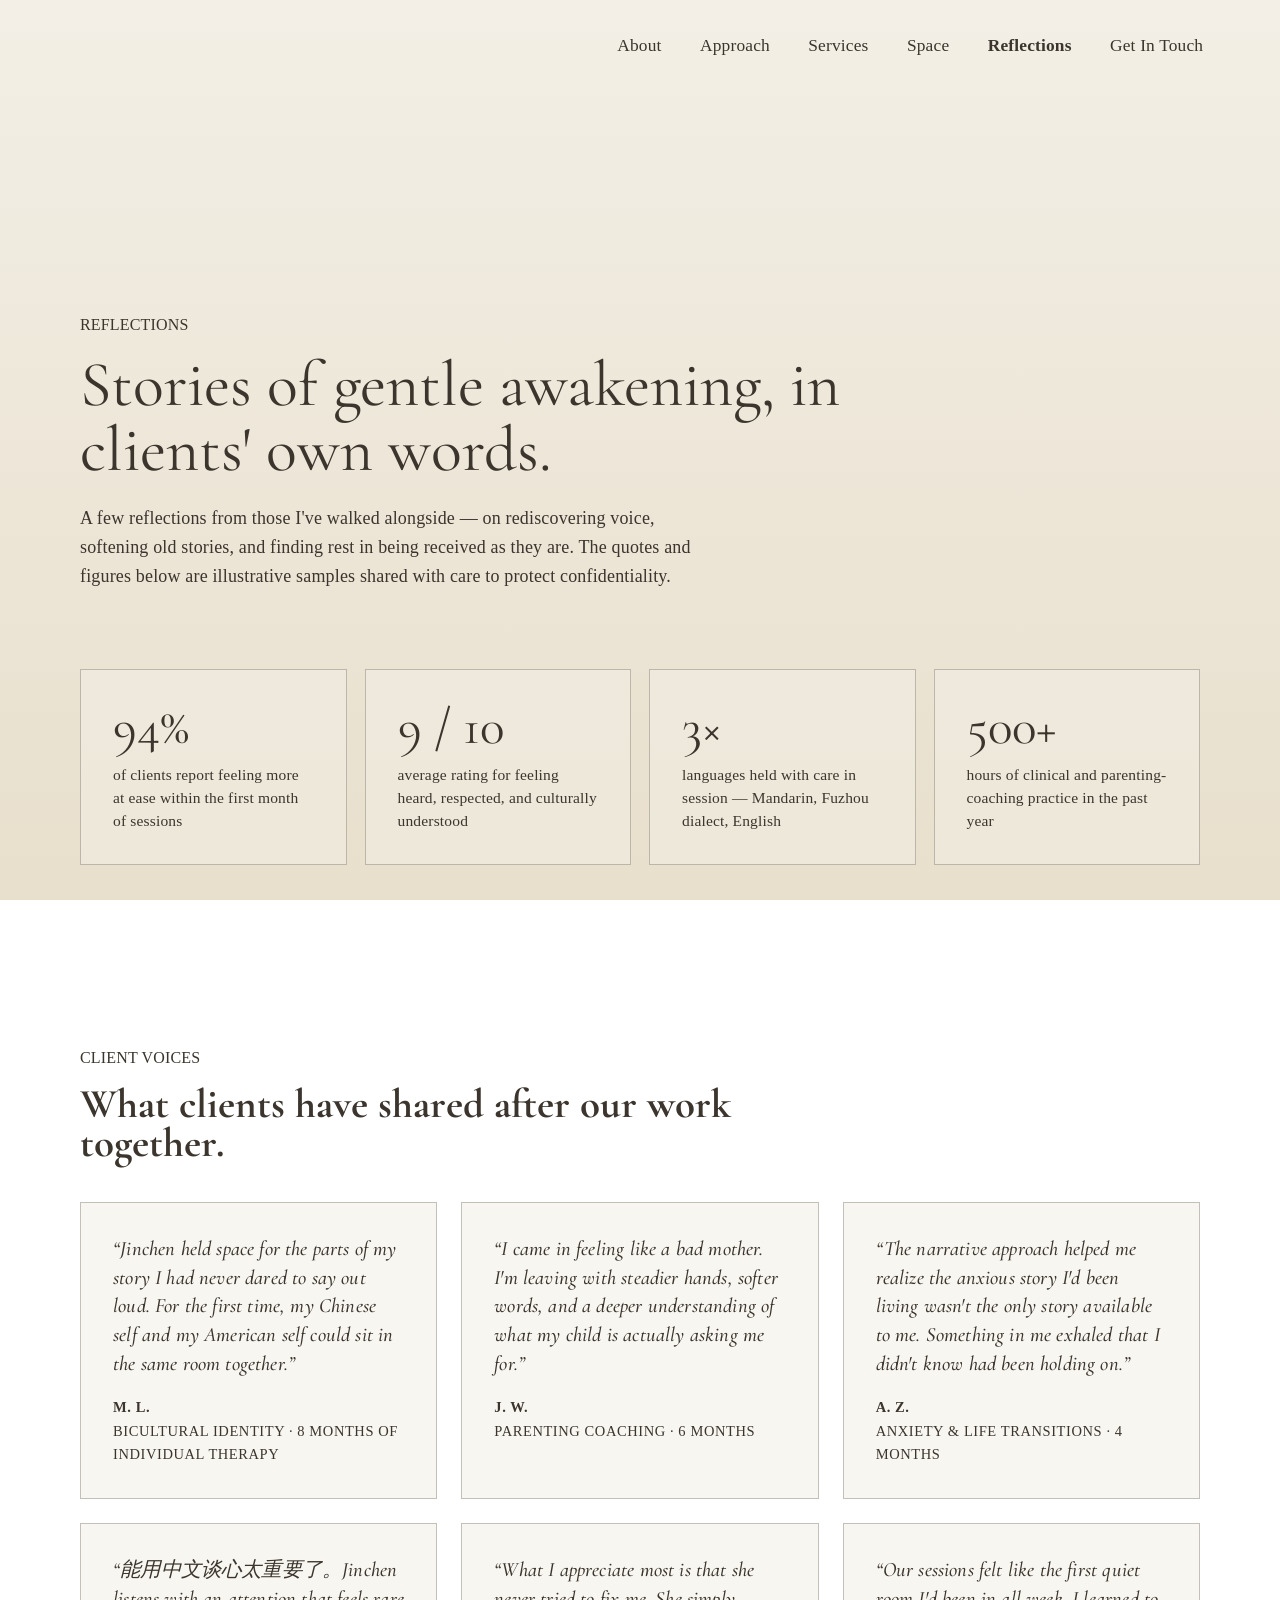
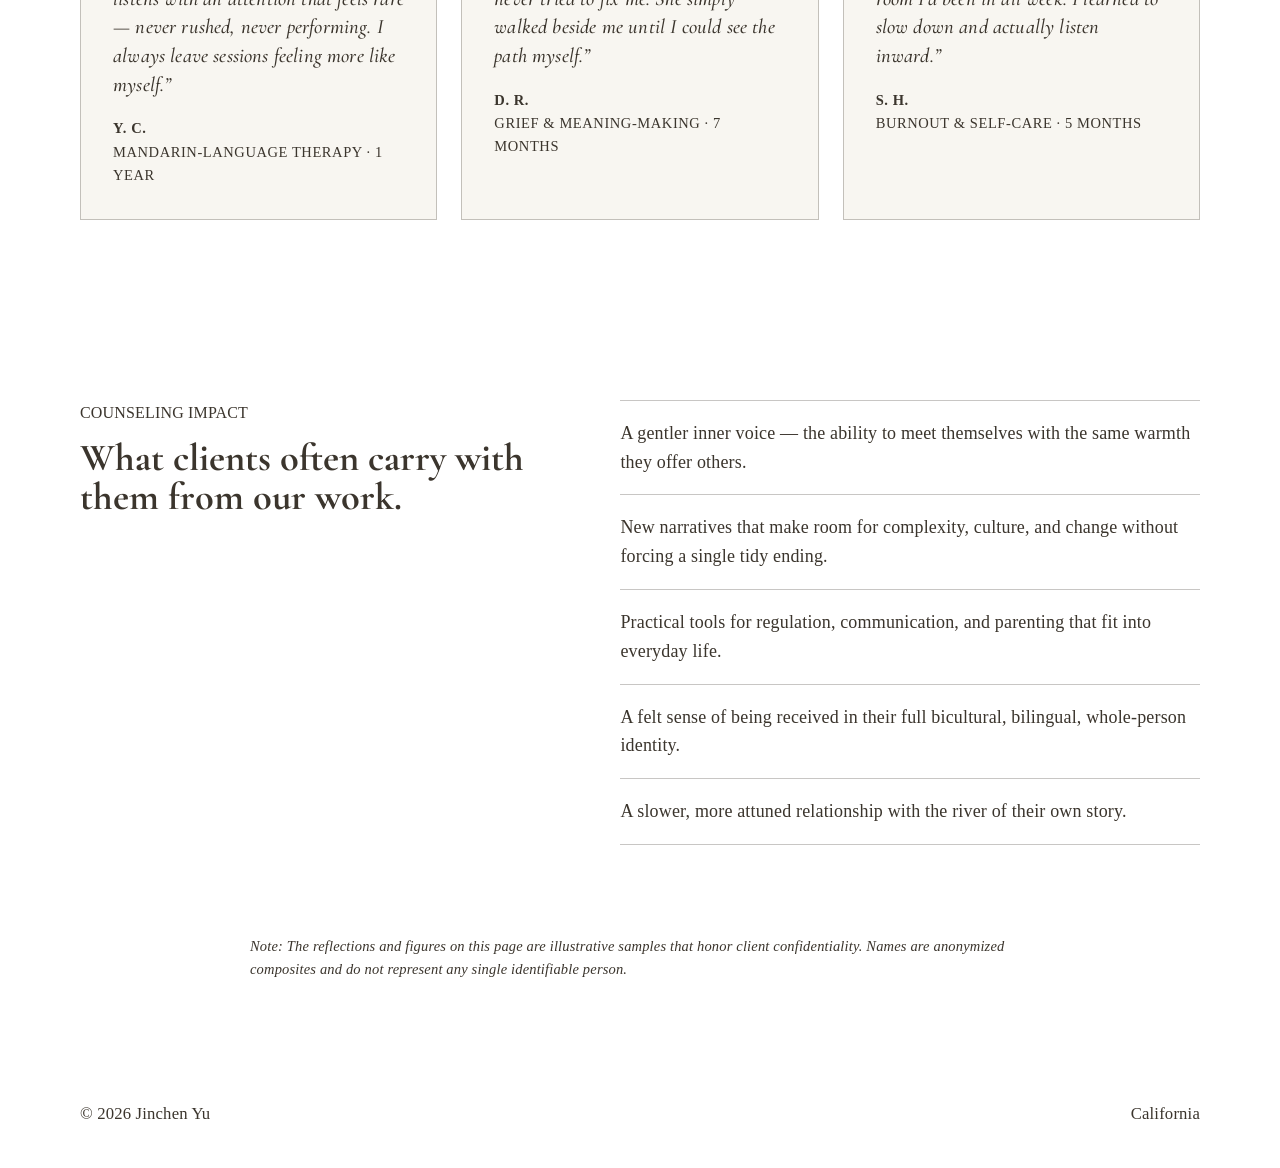
<file: testimonials.html>
<!doctype html>
<html lang="en">
  <head>
    <meta charset="utf-8">
    <meta name="viewport" content="width=device-width, initial-scale=1">
    <title>Reflections | Jinchen Yu Therapy</title>
    <meta
      name="description"
      content="Sample client reflections, outcomes, and counseling impact statements from Jinchen Yu's narrative and culturally responsive practice."
    >
    <link rel="icon" type="image/png" href="assets/favicon.png?v=2">
    <link rel="apple-touch-icon" href="assets/favicon.png?v=2">
    <link rel="stylesheet" href="styles.css?v=132">
    <style>
      /* Page-scoped styles for the Reflections page. Kept here so styles.css
         doesn't need editing. Uses existing design tokens. */
      body.reflections-page {
        background: linear-gradient(#f3efe6, #e8dfcc) center center / cover fixed;
      }
      .reflections-hero {
        width: min(1120px, calc(100% - 40px));
        margin: 0 auto;
        padding: clamp(140px, 18vw, 220px) 0 clamp(30px, 5vw, 60px);
      }
      .reflections-hero h1 {
        max-width: 900px;
        font-weight: 400;
        font-size: clamp(2.4rem, 5vw, 4.4rem);
        line-height: 1.02;
      }
      .reflections-hero .lede {
        max-width: 640px;
        margin-top: 22px;
        color: var(--muted);
        font-size: 18px;
        line-height: 1.6;
      }
      .stats-band {
        width: min(1120px, calc(100% - 40px));
        margin: 0 auto;
        padding: 0 0 clamp(60px, 8vw, 90px);
        display: grid;
        grid-template-columns: repeat(auto-fit, minmax(200px, 1fr));
        gap: 18px;
      }
      .stat-card {
        padding: clamp(22px, 3vw, 32px);
        border: 1px solid var(--line);
        background: rgba(243, 239, 230, 0.55);
      }
      .stat-value {
        font-family: var(--heading-font);
        font-size: clamp(2.2rem, 4vw, 3.4rem);
        line-height: 1;
      }
      .stat-label {
        margin-top: 10px;
        color: var(--muted);
        font-size: 15.5px;
        line-height: 1.5;
      }
      .quotes-section {
        width: min(1120px, calc(100% - 40px));
        margin: 0 auto;
        padding: clamp(60px, 8vw, 90px) 0;
      }
      .quotes-section h2 {
        max-width: 720px;
        margin: 12px 0 40px;
        font-size: clamp(1.8rem, 3.2vw, 2.8rem);
      }
      .quotes-grid {
        display: grid;
        grid-template-columns: repeat(auto-fit, minmax(280px, 1fr));
        gap: 24px;
      }
      .quote-card {
        margin: 0;
        padding: clamp(22px, 3vw, 32px);
        border: 1px solid var(--line);
        background: rgba(243, 239, 230, 0.55);
        display: flex;
        flex-direction: column;
        gap: 18px;
      }
      .quote-card blockquote {
        margin: 0;
        font-family: var(--heading-font);
        font-style: italic;
        font-weight: 500;
        font-size: clamp(1.15rem, 1.6vw, 1.4rem);
        line-height: 1.4;
      }
      .quote-card figcaption {
        color: var(--ink);
        font-size: 14.5px;
        letter-spacing: 0.04em;
        text-transform: uppercase;
      }
      .quote-card figcaption strong {
        display: block;
        font-weight: 700;
      }
      .impact-section {
        width: min(1120px, calc(100% - 40px));
        margin: 0 auto;
        padding: clamp(60px, 8vw, 90px) 0;
        display: grid;
        grid-template-columns: minmax(260px, 0.8fr) minmax(0, 1fr);
        gap: clamp(34px, 6vw, 80px);
        align-items: start;
      }
      .impact-section h2 {
        font-size: clamp(1.8rem, 3vw, 2.6rem);
        line-height: 1;
      }
      .impact-list {
        list-style: none;
        margin: 0;
        padding: 0;
      }
      .impact-list li {
        padding: 18px 0;
        border-top: 1px solid var(--line);
        color: var(--muted);
        font-size: 18px;
        line-height: 1.6;
      }
      .impact-list li:last-child {
        border-bottom: 1px solid var(--line);
      }
      .disclaimer {
        width: min(1120px, calc(100% - 40px));
        margin: 0 auto;
        padding: 0 0 clamp(80px, 10vw, 120px);
        max-width: 780px;
        color: var(--muted);
        font-style: italic;
        font-size: 14.5px;
      }
      .site-header.reflections-header {
        position: relative;
        color: var(--ink);
      }
      @media (max-width: 700px) {
        .impact-section { grid-template-columns: 1fr; }
      }
    </style>
  </head>
  <body class="reflections-page">
    <header class="site-header reflections-header">
      <nav class="site-nav" aria-label="Primary navigation">
        <a href="index.html#about">About</a>
        <a href="index.html#approach">Approach</a>
        <a href="index.html#support">Services</a>
        <a href="index.html#space">Space</a>
        <a href="testimonials.html" aria-current="page"><strong>Reflections</strong></a>
        <a href="index.html#contact">Get In Touch</a>
      </nav>
    </header>

    <main>
      <section class="reflections-hero" aria-label="Reflections introduction">
        <p class="section-label">Reflections</p>
        <h1>Stories of gentle awakening, in clients' own words.</h1>
        <p class="lede">
          A few reflections from those I've walked alongside — on rediscovering
          voice, softening old stories, and finding rest in being received as
          they are. The quotes and figures below are illustrative samples shared
          with care to protect confidentiality.
        </p>
      </section>

      <section class="stats-band" aria-label="Practice outcomes at a glance">
        <div class="stat-card">
          <div class="stat-value">94%</div>
          <div class="stat-label">of clients report feeling more at ease within the first month of sessions</div>
        </div>
        <div class="stat-card">
          <div class="stat-value">9 / 10</div>
          <div class="stat-label">average rating for feeling heard, respected, and culturally understood</div>
        </div>
        <div class="stat-card">
          <div class="stat-value">3×</div>
          <div class="stat-label">languages held with care in session — Mandarin, Fuzhou dialect, English</div>
        </div>
        <div class="stat-card">
          <div class="stat-value">500+</div>
          <div class="stat-label">hours of clinical and parenting-coaching practice in the past year</div>
        </div>
      </section>

      <section class="quotes-section" aria-label="Client voices">
        <p class="section-label">Client Voices</p>
        <h2>What clients have shared after our work together.</h2>
        <div class="quotes-grid">
          <figure class="quote-card">
            <blockquote>“Jinchen held space for the parts of my story I had never dared to say out loud. For the first time, my Chinese self and my American self could sit in the same room together.”</blockquote>
            <figcaption><strong>M. L.</strong>Bicultural identity · 8 months of individual therapy</figcaption>
          </figure>
          <figure class="quote-card">
            <blockquote>“I came in feeling like a bad mother. I'm leaving with steadier hands, softer words, and a deeper understanding of what my child is actually asking me for.”</blockquote>
            <figcaption><strong>J. W.</strong>Parenting coaching · 6 months</figcaption>
          </figure>
          <figure class="quote-card">
            <blockquote>“The narrative approach helped me realize the anxious story I'd been living wasn't the only story available to me. Something in me exhaled that I didn't know had been holding on.”</blockquote>
            <figcaption><strong>A. Z.</strong>Anxiety &amp; life transitions · 4 months</figcaption>
          </figure>
          <figure class="quote-card">
            <blockquote>“能用中文谈心太重要了。Jinchen listens with an attention that feels rare — never rushed, never performing. I always leave sessions feeling more like myself.”</blockquote>
            <figcaption><strong>Y. C.</strong>Mandarin-language therapy · 1 year</figcaption>
          </figure>
          <figure class="quote-card">
            <blockquote>“What I appreciate most is that she never tried to fix me. She simply walked beside me until I could see the path myself.”</blockquote>
            <figcaption><strong>D. R.</strong>Grief &amp; meaning-making · 7 months</figcaption>
          </figure>
          <figure class="quote-card">
            <blockquote>“Our sessions felt like the first quiet room I'd been in all week. I learned to slow down and actually listen inward.”</blockquote>
            <figcaption><strong>S. H.</strong>Burnout &amp; self-care · 5 months</figcaption>
          </figure>
        </div>
      </section>

      <section class="impact-section" aria-label="Counseling impact">
        <div>
          <p class="section-label">Counseling Impact</p>
          <h2>What clients often carry with them from our work.</h2>
        </div>
        <ul class="impact-list">
          <li>A gentler inner voice — the ability to meet themselves with the same warmth they offer others.</li>
          <li>New narratives that make room for complexity, culture, and change without forcing a single tidy ending.</li>
          <li>Practical tools for regulation, communication, and parenting that fit into everyday life.</li>
          <li>A felt sense of being received in their full bicultural, bilingual, whole-person identity.</li>
          <li>A slower, more attuned relationship with the river of their own story.</li>
        </ul>
      </section>

      <p class="disclaimer">
        Note: The reflections and figures on this page are illustrative samples
        that honor client confidentiality. Names are anonymized composites and
        do not represent any single identifiable person.
      </p>

      <footer class="site-footer" style="width: min(1120px, calc(100% - 40px)); margin: 0 auto; padding: 0 0 40px;">
        <p>© 2026 Jinchen Yu</p>
        <p>California</p>
      </footer>
    </main>
  </body>
</html>
</file>
<file: styles.css>
@import url("https://fonts.googleapis.com/css2?family=Cormorant+Garamond:wght@500;600;700&display=swap");

:root {
  --cream: #3b352d;
  --paper: #f3efe6;
  --paper-deep: #d7cbb8;
  --moss: #3b352d;
  --moss-dark: #3b352d;
  --forest: #3b352d;
  --terracotta: #af866e;
  --amber: #3b352d;
  --ink: #3b352d;
  --muted: #3b352d;
  --line: rgba(59, 53, 45, 0.28);
  --heading-font: "Cormorant Garamond", "Times New Roman", Georgia, serif;
  --text-font: "freight-text-pro", Georgia, "Times New Roman", serif;
}

* {
  box-sizing: border-box;
}

html {
  scroll-behavior: smooth;
}

body {
  margin: 0;
  background: url("assets/consultation-background.png") center center / cover fixed;
  color: var(--ink);
  font-family: var(--text-font);
  font-size: 16.7px;
  line-height: 1.6;
  letter-spacing: 0.01em;
}

a {
  color: inherit;
  text-decoration: none;
}

.site-header {
  position: absolute;
  inset: 0 0 auto;
  z-index: 20;
  display: flex;
  align-items: center;
  justify-content: flex-end;
  min-height: 92px;
  padding: 24px clamp(22px, 6vw, 80px);
  color: var(--cream);
}

.site-nav {
  display: flex;
  gap: clamp(18px, 3vw, 40px);
  font-size: 17.4px;
}

.site-nav a:hover,
.contact-links a:hover {
  color: var(--amber);
}

.hero {
  position: relative;
  overflow: hidden;
  min-height: 100vh;
  display: grid;
  align-items: end;
  justify-items: start;
  padding: clamp(130px, 16vw, 210px) clamp(22px, 6vw, 80px) clamp(42px, 7vw, 82px);
  background: none;
}

.hero::before {
  position: absolute;
  inset: 0;
  content: "";
  background: url("assets/hero-zhuangzi.gif") center center / cover no-repeat;
  opacity: 1;
  pointer-events: none;
}

.hero-copy {
  position: relative;
  z-index: 1;
  display: grid;
  grid-template-columns: minmax(260px, 0.85fr) minmax(300px, 0.75fr);
  gap: clamp(32px, 7vw, 120px);
  justify-items: start;
  width: min(1120px, 100%);
  color: var(--cream);
  text-align: left;
  transform: translateY(-28px);
}

.hero h1 {
  margin: 0;
  font-family: var(--heading-font);
  font-size: clamp(2.112rem, 4.48vw, 4.48rem);
  font-weight: 400;
  line-height: 1.08;
  transform: translateY(-2cm);
}

.hero p {
  margin: 0;
  color: #bbbbba;
  font-family: var(--heading-font);
  font-size: clamp(0.854rem, 1.4vw, 1.19rem);
  font-weight: 500;
  letter-spacing: 0;
  text-align: left;
}

.hero-body {
  display: grid;
  justify-items: end;
  align-self: end;
  gap: 16px;
  text-align: right;
}

.hero-body p:last-of-type {
  justify-self: stretch;
  text-align: center;
}

.hero-body .primary-button {
  justify-self: center;
  margin-top: 10px;
}

.primary-button,
button {
  display: inline-flex;
  min-height: 54px;
  align-items: center;
  justify-content: center;
  margin-top: 28px;
  border: 0;
  background: #b4c0be;
  color: var(--cream);
  cursor: pointer;
  font: inherit;
  font-size: 16px;
  font-weight: 600;
  padding: 14px 34px;
}

.primary-button:hover,
button:hover {
  background: #b4c0be;
  color: var(--moss-dark);
}

.intro-section,
.support-section,
.space-section,
.about-section,
.reflection-section,
.training-section,
.contact-section {
  width: min(1120px, calc(100% - 40px));
  margin: 0 auto;
  padding: clamp(72px, 10vw, 130px) 0;
}

#about,
#approach,
#support,
#space,
#consultation,
#contact {
  min-height: 100vh;
  scroll-margin-top: 0;
}

#about,
#support,
#space,
#contact {
  align-content: center;
}

.intro-section {
  display: grid;
  grid-template-columns: minmax(260px, 0.8fr) minmax(0, 1fr);
  gap: clamp(34px, 7vw, 90px);
  align-items: start;
}

.approach-section {
  position: relative;
  overflow: hidden;
  width: 100%;
  min-height: calc(100vh - 42px);
  padding: clamp(42px, 6vh, 62px) max(20px, calc((100% - 1120px) / 2)) clamp(24px, 4vh, 46px);
  background: url("assets/approach-section-background.png") center center / 100% 100% no-repeat;
}

.approach-section > * {
  position: relative;
  z-index: 1;
}

.approach-section > div:first-child {
  grid-column: 2;
}

.approach-section .intro-copy {
  grid-column: 1;
  grid-row: 1;
}

.approach-section h2 {
  font-size: clamp(2.64rem, 5.6vw, 5.6rem);
  line-height: 0.98;
}

.section-label {
  margin: 0 0 14px;
  color: var(--moss);
  font-size: 16px;
  text-transform: uppercase;
}

h2,
h3 {
  margin: 0;
  font-family: var(--heading-font);
  font-weight: 700;
  letter-spacing: 0;
  line-height: 0.94;
}

h2 {
  font-size: clamp(1.6rem, 3.2vw, 2.8rem);
}

h3 {
  font-size: clamp(1.2rem, 2.24vw, 2rem);
}

h1 {
  margin: 0;
  font-family: var(--heading-font);
  font-size: clamp(2rem, 4vw, 3.4rem);
  font-weight: 700;
  letter-spacing: 0;
  line-height: 0.94;
}

p {
  overflow-wrap: anywhere;
}

.intro-section > p,
.intro-copy p,
.support-section > p,
.about-copy p,
.reflection-grid p,
.contact-section p {
  color: var(--muted);
  font-size: 18px;
}

.intro-copy p {
  margin: 0 0 16px;
}

.intro-copy p:last-child {
  margin-bottom: 0;
}

.support-section {
  position: relative;
  display: grid;
  align-content: center;
  justify-items: end;
  width: 100%;
  overflow: hidden;
  min-height: calc(100vh - 42px);
  padding: clamp(42px, 6vh, 62px) max(20px, calc((100% - 1120px) / 2)) clamp(24px, 4vh, 46px);
  background: url("assets/servicebg.png") center center / cover;
}

.support-section > .section-label,
.support-section > h2,
.support-section > .support-copy {
  width: min(580px, 48vw);
  text-align: left;
  transform: translate(28px, -42px);
}

.support-section > h2 {
  font-size: clamp(2.112rem, 4.48vw, 4.48rem);
  line-height: 0.98;
}

.support-copy {
  display: grid;
  gap: clamp(9px, 1.2vh, 14px);
  margin-top: clamp(14px, 2.2vh, 24px);
}

.support-copy p,
.support-copy li {
  margin: 0;
  color: var(--muted);
  font-family: inherit;
  font-size: 18px;
  font-weight: 400;
  letter-spacing: 0;
  line-height: 1.6;
}

.support-copy ul {
  display: grid;
  gap: 7px;
  margin: 0;
  padding: 0;
  list-style: none;
}

.support-copy h3 {
  color: var(--cream);
  font-size: clamp(1.08rem, 1.6vw, 1.45rem);
  line-height: 0.95;
}

.support-copy a,
.support-copy strong {
  color: var(--cream);
}

.support-copy span {
  display: inline;
}

.space-section {
  width: 100%;
  padding-inline: max(20px, calc((100% - 1180px) / 2));
  background: transparent;
  color: var(--cream);
}

.space-copy {
  max-width: 850px;
  margin-bottom: 44px;
}

.space-section .section-label {
  color: var(--moss);
}

.space-copy h2 {
  color: var(--cream);
}

.gallery-grid {
  display: grid;
  grid-template-columns: 1.15fr 0.85fr;
  gap: 18px;
}

figure {
  margin: 0;
}

.gallery-grid img {
  display: block;
  width: 100%;
  height: 100%;
  min-height: 310px;
  object-fit: cover;
  filter: sepia(0.08) saturate(0.9) contrast(1.02);
}

.gallery-large {
  grid-row: span 3;
}

.gallery-large img {
  min-height: 760px;
}

.about-section {
  position: relative;
  display: grid;
  gap: clamp(16px, 2.8vw, 32px);
  width: 100%;
  overflow: hidden;
  padding: clamp(56px, 8vw, 96px) max(20px, calc((100% - 1120px) / 2));
  background: url("assets/about-bg.png") center center / cover;
}

.about-frame {
  display: grid;
  gap: clamp(20px, 3.2vw, 38px);
  width: min(980px, 100%);
  margin: 0 auto;
  padding: clamp(26px, 5vw, 58px);
  background: transparent;
  border: 1px solid rgba(231, 223, 207, 0.18);
  box-shadow: 0 24px 70px rgba(31, 28, 22, 0.24);
  transform: translateY(-3cm);
}

.about-heading {
  max-width: 900px;
  margin: 0 auto;
  text-align: center;
}

.about-heading h2 {
  font-size: clamp(1.76rem, 3.4vw, 2.96rem);
  line-height: 0.9;
}

.about-media {
  width: min(600px, 100%);
  margin: 0 auto;
  box-shadow: 0 16px 42px rgba(31, 28, 22, 0.2);
}

.about-media video {
  display: block;
  width: 100%;
  max-height: 390px;
  background: transparent;
  filter: sepia(0.06) saturate(0.92) contrast(1.02);
  object-fit: cover;
}

.expertise-line {
  max-width: 980px;
  margin: clamp(14px, 2vw, 22px) auto 0;
  color: var(--moss);
  font-size: clamp(1rem, 1.45vw, 1.28rem);
  line-height: 1.42;
  text-align: center;
}

.reflection-section {
  width: 100%;
  min-height: calc(100vh - 42px);
  padding: clamp(42px, 6vh, 62px) max(20px, calc((100% - 1120px) / 2)) clamp(24px, 4vh, 46px);
  background: url("assets/consultation-bg.png") center center / cover;
}

#consultation {
  background: url("assets/consultation-bg.png") center center / cover;
}

.reflection-grid {
  display: grid;
  grid-template-columns: minmax(0, 1fr) minmax(240px, 0.55fr) minmax(240px, 0.55fr);
  gap: clamp(18px, 3.2vw, 42px);
}

.consultation-heading {
  display: grid;
  align-content: start;
}

.consultation-copy {
  display: grid;
  align-content: start;
  gap: 12px;
}

.consultation-copy p,
.consultation-list {
  margin: 0;
}

.consultation-copy h3 {
  color: var(--cream);
  font-size: clamp(1.2rem, 2vw, 1.92rem);
}

.consultation-list {
  display: grid;
  gap: 8px;
  padding: 0;
  color: var(--muted);
  font-size: clamp(0.92rem, 1.2vw, 1.08rem);
  list-style: none;
}

.consultation-heading h2 {
  font-size: clamp(1.6rem, 2.9vw, 2.55rem);
}

.consultation-heading .contact-form {
  gap: 10px;
  margin-top: clamp(16px, 2.8vh, 28px);
}

.consultation-heading .contact-form label {
  gap: 5px;
  font-size: 13px;
}

.consultation-heading .contact-form input,
.consultation-heading .contact-form textarea {
  font-size: 16px;
  padding: 9px 11px;
}

.consultation-heading .contact-form button {
  min-height: 44px;
  margin-top: 8px;
  padding: 10px 26px;
}

.consultation-list a,
.consultation-list strong {
  color: var(--cream);
}

.consultation-list span {
  display: block;
}

.training-section {
  position: relative;
  display: grid;
  align-content: center;
  justify-items: start;
  width: 100%;
  min-height: 100vh;
  overflow: hidden;
  padding: clamp(54px, 7vh, 76px) max(20px, calc((100% - 1120px) / 2));
  background: url("assets/training-section-background.png") center center / cover;
}

.training-section > .section-label,
.training-section > h2,
.training-section > .credential-list {
  width: min(520px, 100%);
  text-align: left;
}

.training-section > h2 {
  font-size: clamp(1.7rem, 3vw, 2.65rem);
  line-height: 0.96;
}

.recommendations-section {
  position: relative;
  display: grid;
  align-content: center;
  min-height: 100vh;
  overflow: hidden;
  padding: clamp(110px, 12vw, 150px) max(20px, calc((100% - 1120px) / 2)) clamp(72px, 8vw, 110px);
  background: url("assets/about-meet-background.png") center center / cover;
}

.recommendations-frame {
  display: grid;
  gap: clamp(28px, 4vw, 52px);
  width: min(1040px, 100%);
  margin: 0 auto;
  padding: clamp(26px, 5vw, 58px);
  background: transparent;
  border: 1px solid rgba(231, 223, 207, 0.18);
  box-shadow: 0 24px 70px rgba(31, 28, 22, 0.24);
}

.recommendations-heading {
  max-width: 760px;
}

.recommendations-heading p,
.recommendation-item p,
.recommendations-note p {
  margin: 16px 0 0;
  color: var(--muted);
  font-size: 18px;
}

.recommendations-grid {
  display: grid;
  grid-template-columns: repeat(2, minmax(0, 1fr));
  gap: 18px;
}

.recommendation-item {
  padding-top: 18px;
  border-top: 1px solid var(--line);
}

.recommendation-item h2,
.recommendations-note h2 {
  font-size: clamp(1.35rem, 2.4vw, 2.2rem);
}

.recommendations-note {
  padding-top: 20px;
  border-top: 1px solid var(--line);
}

.credential-list {
  display: grid;
  gap: 10px;
  margin: clamp(20px, 3vh, 28px) 0 0;
  padding: 0;
  color: var(--muted);
  font-size: clamp(0.95rem, 1.45vw, 1.18rem);
  line-height: 1.25;
  list-style: none;
}

.credential-list li {
  padding-top: 10px;
  border-top: 1px solid var(--line);
}

.contact-section {
  display: grid;
  grid-template-columns: minmax(320px, 0.68fr) minmax(380px, 0.95fr);
  grid-template-rows: 1fr auto;
  gap: clamp(20px, 3.8vw, 52px);
  align-items: start;
  width: 100%;
  min-height: calc(100vh - 96px);
  margin: 0;
  padding: clamp(64px, 9.5vh, 92px) max(20px, calc((100% - 1120px) / 2)) clamp(36px, 5.8vh, 58px);
  background: url("assets/letsconnect-background.png") center center / cover;
}

.contact-copy h2 {
  margin-bottom: clamp(26px, 5vw, 64px);
}

.contact-copy h3 {
  margin-bottom: clamp(24px, 4vh, 38px);
  font-size: clamp(2.112rem, 4.48vw, 4.48rem);
  line-height: 0.98;
}

.contact-copy p {
  margin: 14px 0;
  color: var(--muted);
  font-size: clamp(1.04rem, 1.6vw, 1.6rem);
  font-weight: 700;
  line-height: 1.35;
}

.contact-copy a {
  color: var(--cream);
}

.contact-form {
  display: grid;
  gap: 16px;
  margin-top: clamp(28px, 5vh, 48px);
}

.contact-form label {
  display: grid;
  gap: 7px;
  color: var(--moss);
  font-size: 15px;
  text-transform: uppercase;
}

.contact-form input,
.contact-form textarea {
  width: 100%;
  border: 1px solid var(--line);
  background: transparent;
  color: var(--cream);
  font: inherit;
  font-size: 18px;
  padding: 12px 14px;
}

.contact-form textarea {
  resize: vertical;
}

.contact-form input:focus,
.contact-form textarea:focus {
  border-color: var(--amber);
  outline: none;
}

.contact-form button {
  justify-self: start;
}

.contact-photo {
  margin: 0;
  grid-column: 1;
  grid-row: 1;
  justify-self: center;
  width: min(72%, 682px);
  transform: translateY(0);
}

.contact-copy {
  grid-column: 2;
  grid-row: 1;
  transform: translateY(3cm);
}

.contact-photo img {
  display: block;
  width: auto;
  max-width: 100%;
  height: auto;
  filter: sepia(0.08) saturate(0.88) contrast(1.04);
}

.site-footer {
  grid-column: 1 / -1;
  grid-row: 2;
  align-self: end;
  display: flex;
  justify-content: space-between;
  gap: 18px;
  padding: 24px 0 0;
  color: var(--cream);
  background: transparent;
}

.site-footer p {
  margin: 0;
}

@media (max-width: 900px) {
  .site-header {
    align-items: flex-start;
    gap: 18px;
  }

  .site-nav {
    flex-wrap: wrap;
    justify-content: flex-end;
  }

  .intro-section,
  .gallery-grid,
  .about-section,
  .reflection-grid,
  .recommendations-grid,
  .contact-section {
    grid-template-columns: 1fr;
  }

  .contact-section {
    min-height: auto;
  }

  .approach-section > div:first-child,
  .approach-section .intro-copy {
    grid-column: auto;
    grid-row: auto;
  }

  .training-section {
    justify-items: start;
  }

  .training-section > .section-label,
  .training-section > h2,
  .training-section > .credential-list {
    text-align: left;
  }

  .support-section {
    justify-items: end;
  }

  .support-section > .section-label,
  .support-section > h2,
  .support-section > .support-copy {
    width: min(460px, 54vw);
  }

  .gallery-large {
    grid-row: auto;
  }

  .gallery-large img {
    min-height: 420px;
  }
}

@media (max-width: 640px) {
  .site-header {
    position: absolute;
    display: grid;
    padding: 22px 20px;
  }

  .site-nav {
    display: none;
  }

  .hero {
    min-height: 760px;
    padding: 120px 18px 38px;
  }

  .hero-copy {
    grid-template-columns: 1fr;
    gap: 24px;
  }

  .hero h1 {
    font-size: clamp(2.16rem, 11.2vw, 3.36rem);
  }

  .hero-body {
    justify-items: start;
    text-align: left;
  }

  .hero p {
    text-align: left;
  }

  .intro-section,
  .support-section,
  .reflection-section {
    width: min(100% - 32px, 1120px);
    padding-block: 58px;
  }

  .support-section {
    width: 100%;
    padding-inline: 16px;
    background-position: center center;
  }

  .support-section > .section-label,
  .support-section > h2,
  .support-section > .support-copy {
    width: min(100%, 390px);
  }

  .contact-section {
    width: 100%;
    padding: 58px 16px;
  }

  .training-section,
  .about-section {
    padding: 58px 16px;
  }

  .space-section {
    padding: 58px 16px;
  }

  .recommendations-section {
    padding: 96px 16px 58px;
  }

  .gallery-grid img,
  .gallery-large img {
    min-height: 360px;
  }

  .contact-photo {
    grid-column: auto;
    grid-row: auto;
    justify-self: center;
  }

  .contact-copy {
    grid-column: auto;
    grid-row: auto;
  }

  .contact-photo img {
    width: 100%;
  }

  .site-footer {
    display: grid;
  }
}
</file>
